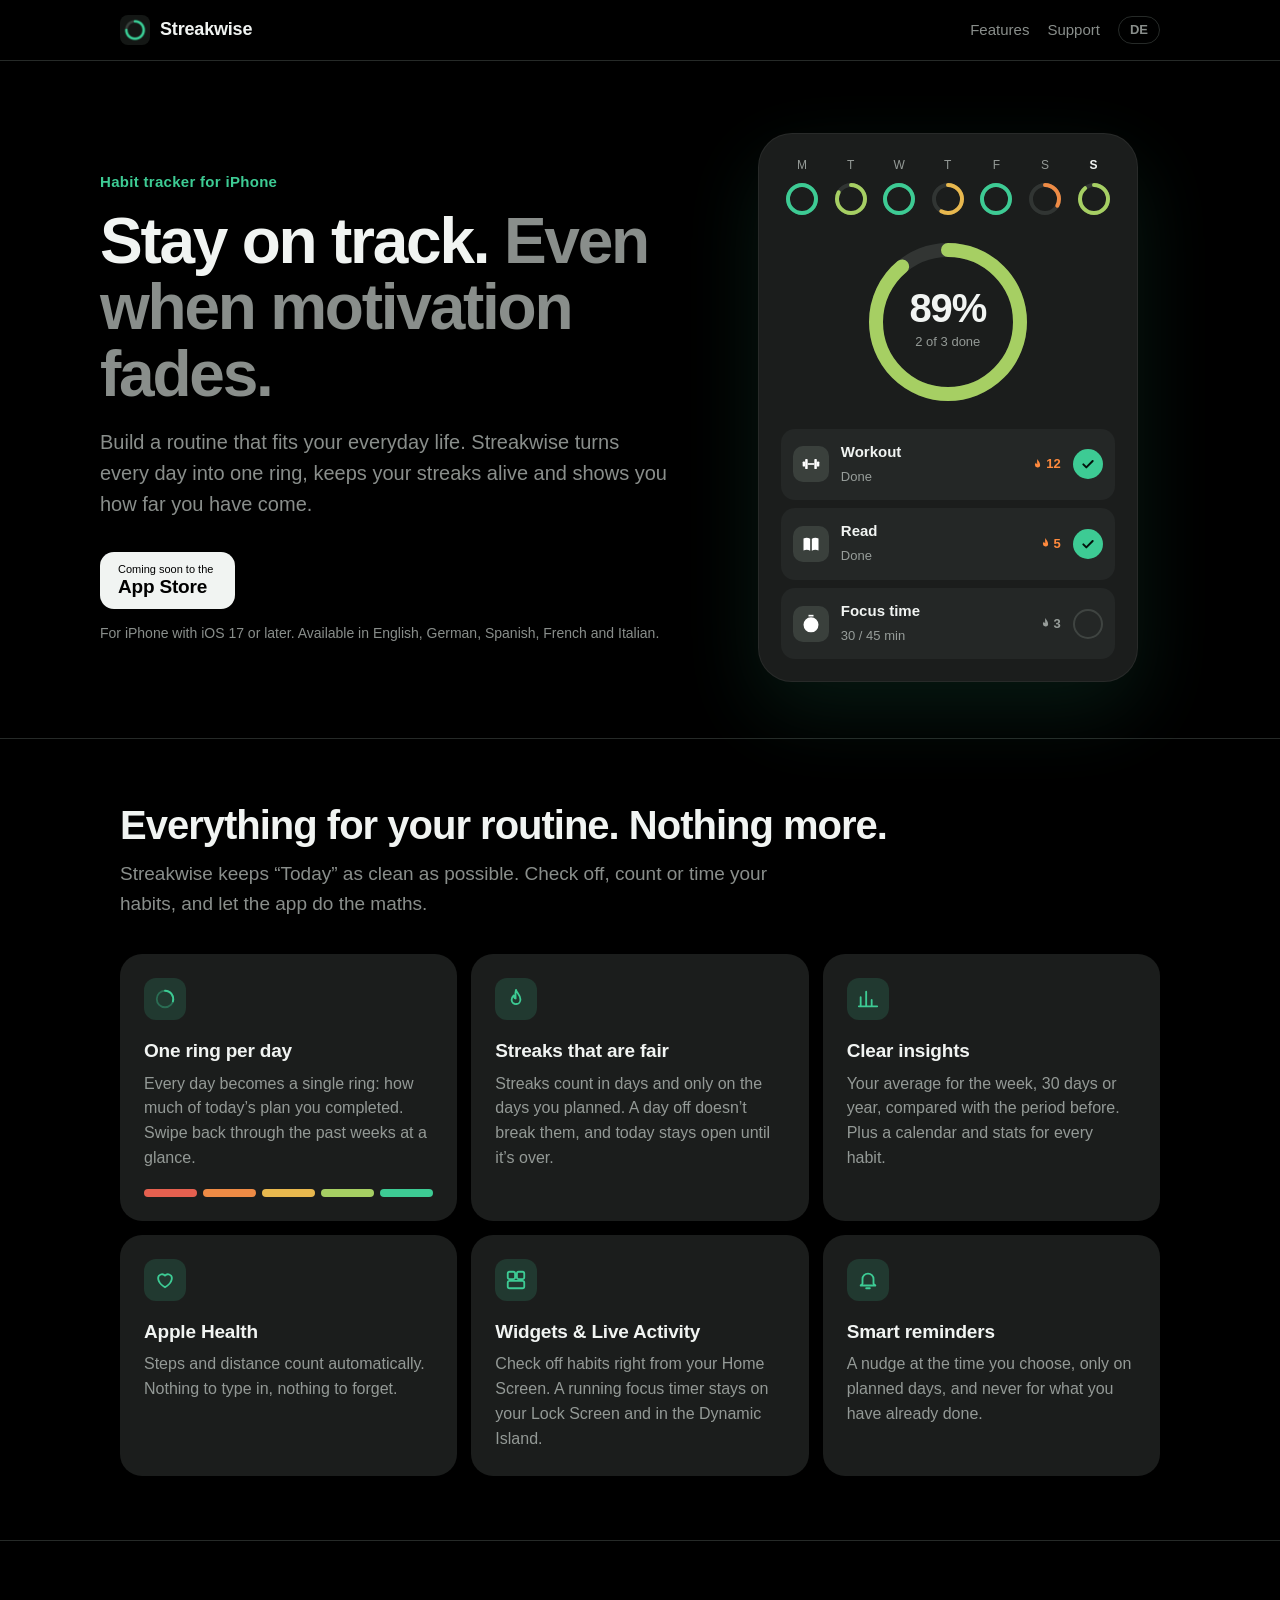
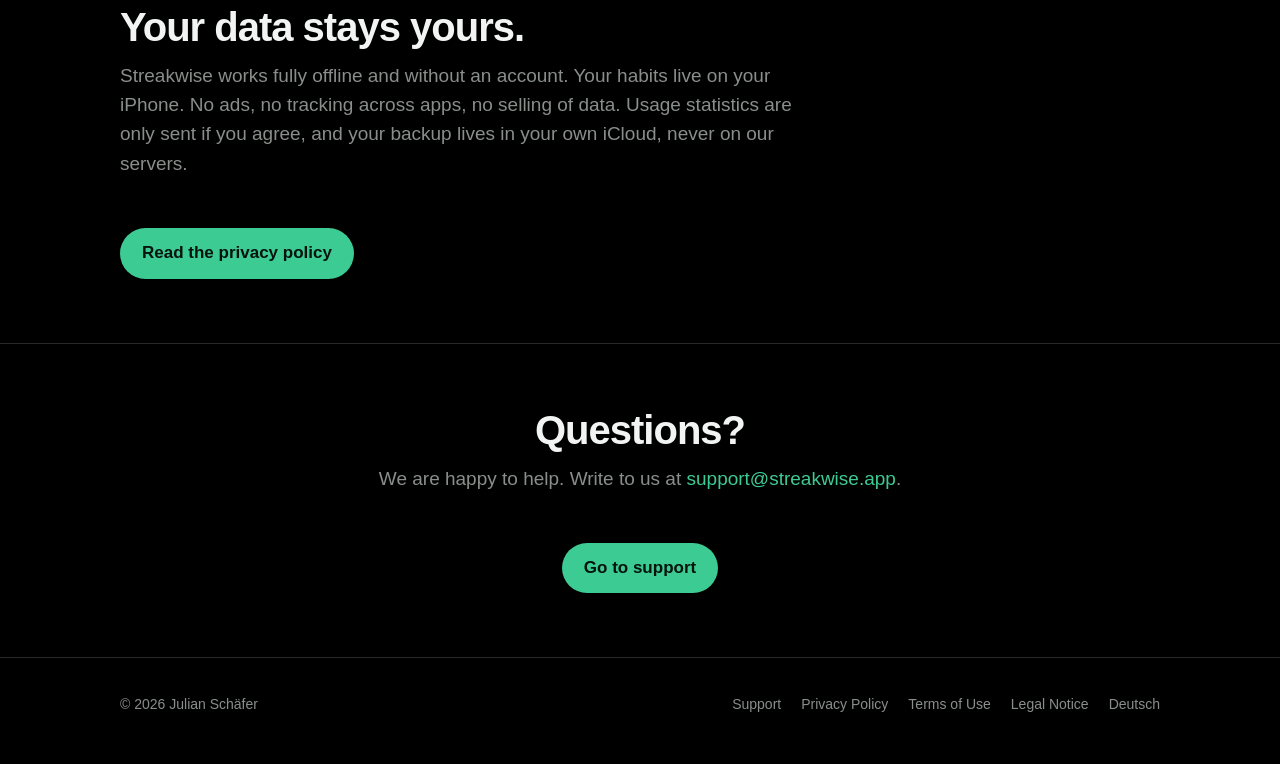
<file: index.html>
<!doctype html>
<html lang="en">
<head>
  <meta charset="utf-8">
  <meta name="viewport" content="width=device-width, initial-scale=1">
  <title>Streakwise – Habit tracker for iPhone</title>
  <meta name="description" content="Streakwise is a habit tracker for iPhone. Daily rings, streaks, Apple Health and widgets help you stay on track, even when motivation fades.">
  <meta name="theme-color" content="#000000">
  <link rel="canonical" href="https://streakwise.app/">
  <link rel="alternate" hreflang="en" href="https://streakwise.app/">
  <link rel="alternate" hreflang="de" href="https://streakwise.app/de/">
  <link rel="alternate" hreflang="x-default" href="https://streakwise.app/">
  <meta property="og:type" content="website">
  <meta property="og:title" content="Streakwise – Habit tracker for iPhone">
  <meta property="og:description" content="Stay on track. Even when motivation fades.">
  <meta property="og:url" content="https://streakwise.app/">
  <meta property="og:image" content="https://streakwise.app/assets/app-icon.png">
  <link rel="icon" type="image/png" href="/favicon.png">
  <link rel="apple-touch-icon" href="/apple-touch-icon.png">
  <link rel="stylesheet" href="/assets/style.css">
  <!-- Sobald die App live ist: <meta name="apple-itunes-app" content="app-id=APP_ID"> -->
</head>
<body>
  <header class="site-header">
    <div class="wrap">
      <a class="brand" href="/"><img src="/assets/app-icon.png" alt="" width="30" height="30">Streakwise</a>
      <nav class="nav" aria-label="Main">
        <a class="hide-sm" href="#features">Features</a>
        <a href="/support/">Support</a>
        <a class="lang" href="/de/" hreflang="de" lang="de">DE</a>
      </nav>
    </div>
  </header>

  <main>
    <div class="wrap hero">
      <div>
        <p class="eyebrow">Habit tracker for iPhone</p>
        <h1>Stay on track. <span>Even when motivation fades.</span></h1>
        <p class="lead">Build a routine that fits your everyday life. Streakwise turns every day into one ring, keeps your streaks alive and shows you how far you have come.</p>
        <span class="store-badge" aria-disabled="true">
          <span><small>Coming soon to the</small><strong>App Store</strong></span>
        </span>
        <p class="hint">For iPhone with iOS 17 or later. Available in English, German, Spanish, French and Italian.</p>
      </div>

      <div class="preview" role="img" aria-label="Preview of the Today screen: a daily ring at 89 percent, two of three habits done">
        <div class="week" aria-hidden="true">
          <div><span>M</span><svg viewBox="0 0 36 36"><circle cx="18" cy="18" r="14" fill="none" stroke="var(--empty)" stroke-width="4"/><circle cx="18" cy="18" r="14" fill="none" stroke="var(--p4)" stroke-width="4" stroke-linecap="round" pathLength="100" stroke-dasharray="100 100" transform="rotate(-90 18 18)"/></svg></div>
          <div><span>T</span><svg viewBox="0 0 36 36"><circle cx="18" cy="18" r="14" fill="none" stroke="var(--empty)" stroke-width="4"/><circle cx="18" cy="18" r="14" fill="none" stroke="var(--p3)" stroke-width="4" stroke-linecap="round" pathLength="100" stroke-dasharray="83 100" transform="rotate(-90 18 18)"/></svg></div>
          <div><span>W</span><svg viewBox="0 0 36 36"><circle cx="18" cy="18" r="14" fill="none" stroke="var(--empty)" stroke-width="4"/><circle cx="18" cy="18" r="14" fill="none" stroke="var(--p4)" stroke-width="4" stroke-linecap="round" pathLength="100" stroke-dasharray="100 100" transform="rotate(-90 18 18)"/></svg></div>
          <div><span>T</span><svg viewBox="0 0 36 36"><circle cx="18" cy="18" r="14" fill="none" stroke="var(--empty)" stroke-width="4"/><circle cx="18" cy="18" r="14" fill="none" stroke="var(--p2)" stroke-width="4" stroke-linecap="round" pathLength="100" stroke-dasharray="58 100" transform="rotate(-90 18 18)"/></svg></div>
          <div><span>F</span><svg viewBox="0 0 36 36"><circle cx="18" cy="18" r="14" fill="none" stroke="var(--empty)" stroke-width="4"/><circle cx="18" cy="18" r="14" fill="none" stroke="var(--p4)" stroke-width="4" stroke-linecap="round" pathLength="100" stroke-dasharray="100 100" transform="rotate(-90 18 18)"/></svg></div>
          <div><span>S</span><svg viewBox="0 0 36 36"><circle cx="18" cy="18" r="14" fill="none" stroke="var(--empty)" stroke-width="4"/><circle cx="18" cy="18" r="14" fill="none" stroke="var(--p1)" stroke-width="4" stroke-linecap="round" pathLength="100" stroke-dasharray="33 100" transform="rotate(-90 18 18)"/></svg></div>
          <div class="today"><span>S</span><svg viewBox="0 0 36 36"><circle cx="18" cy="18" r="14" fill="none" stroke="var(--empty)" stroke-width="4"/><circle cx="18" cy="18" r="14" fill="none" stroke="var(--p3)" stroke-width="4" stroke-linecap="round" pathLength="100" stroke-dasharray="89 100" transform="rotate(-90 18 18)"/></svg></div>
        </div>

        <div class="day-ring" aria-hidden="true">
          <svg viewBox="0 0 170 170"><circle cx="85" cy="85" r="72" fill="none" stroke="var(--empty)" stroke-width="14"/><circle cx="85" cy="85" r="72" fill="none" stroke="var(--p3)" stroke-width="14" stroke-linecap="round" pathLength="100" stroke-dasharray="89 100" transform="rotate(-90 85 85)"/></svg>
          <div class="value"><strong>89%</strong><span>2 of 3 done</span></div>
        </div>

        <div class="habit" aria-hidden="true">
          <div class="tile"><svg viewBox="0 0 24 24"><rect x="2" y="9" width="3" height="6" rx="1"/><rect x="5" y="6" width="3" height="12" rx="1"/><rect x="8" y="11" width="8" height="2"/><rect x="16" y="6" width="3" height="12" rx="1"/><rect x="19" y="9" width="3" height="6" rx="1"/></svg></div>
          <div class="text"><strong>Workout</strong><span>Done</span></div>
          <span class="flame"><svg viewBox="0 0 24 24"><path d="M12 2c.6 3.2 4.8 5.6 4.8 10.4A4.8 4.8 0 0 1 7.2 13c0-2.1 1-3.7 2.3-4.9.1 1.8.9 3 2.1 3.3C11.3 8.2 10.9 5 12 2z"/></svg>12</span>
          <span class="check done"><svg viewBox="0 0 24 24" fill="none" stroke-width="3" stroke-linecap="round" stroke-linejoin="round"><path d="M5 12.5l4.5 4.5L19 7.5"/></svg></span>
        </div>
        <div class="habit" aria-hidden="true">
          <div class="tile"><svg viewBox="0 0 24 24"><path d="M3 5.5C5.5 4.3 8.5 4.3 11 5.8V20c-2.5-1.4-5.5-1.4-8-.2zM13 5.8c2.5-1.5 5.5-1.5 8-.3V19.8c-2.5-1.2-5.5-1.2-8 .2z"/></svg></div>
          <div class="text"><strong>Read</strong><span>Done</span></div>
          <span class="flame"><svg viewBox="0 0 24 24"><path d="M12 2c.6 3.2 4.8 5.6 4.8 10.4A4.8 4.8 0 0 1 7.2 13c0-2.1 1-3.7 2.3-4.9.1 1.8.9 3 2.1 3.3C11.3 8.2 10.9 5 12 2z"/></svg>5</span>
          <span class="check done"><svg viewBox="0 0 24 24" fill="none" stroke-width="3" stroke-linecap="round" stroke-linejoin="round"><path d="M5 12.5l4.5 4.5L19 7.5"/></svg></span>
        </div>
        <div class="habit" aria-hidden="true">
          <div class="tile"><svg viewBox="0 0 24 24"><path d="M9 1h6v2H9z"/><path d="M12 4a9 9 0 1 0 0 18 9 9 0 0 0 0-18zm1 9.4V8h-2v6.2l3.8 2.3 1-1.7z"/></svg></div>
          <div class="text"><strong>Focus time</strong><span>30 / 45 min</span></div>
          <span class="flame open"><svg viewBox="0 0 24 24"><path d="M12 2c.6 3.2 4.8 5.6 4.8 10.4A4.8 4.8 0 0 1 7.2 13c0-2.1 1-3.7 2.3-4.9.1 1.8.9 3 2.1 3.3C11.3 8.2 10.9 5 12 2z"/></svg>3</span>
          <span class="check todo"></span>
        </div>
      </div>
    </div>

    <section class="section" id="features">
      <div class="wrap">
        <h2>Everything for your routine. Nothing more.</h2>
        <p>Streakwise keeps “Today” as clean as possible. Check off, count or time your habits, and let the app do the maths.</p>
        <div class="grid">
          <article class="feature">
            <div class="icon"><svg viewBox="0 0 24 24"><circle cx="12" cy="12" r="9" opacity=".35"/><path d="M12 3a9 9 0 0 1 8.6 11.7"/></svg></div>
            <h3>One ring per day</h3>
            <p>Every day becomes a single ring: how much of today’s plan you completed. Swipe back through the past weeks at a glance.</p>
            <div class="stages" aria-hidden="true"><i style="background:var(--p0)"></i><i style="background:var(--p1)"></i><i style="background:var(--p2)"></i><i style="background:var(--p3)"></i><i style="background:var(--p4)"></i></div>
          </article>
          <article class="feature">
            <div class="icon"><svg viewBox="0 0 24 24"><path d="M12 2c.6 3.2 4.8 5.6 4.8 10.4A4.8 4.8 0 0 1 7.2 13c0-2.1 1-3.7 2.3-4.9.1 1.8.9 3 2.1 3.3C11.3 8.2 10.9 5 12 2z"/></svg></div>
            <h3>Streaks that are fair</h3>
            <p>Streaks count in days and only on the days you planned. A day off doesn’t break them, and today stays open until it’s over.</p>
          </article>
          <article class="feature">
            <div class="icon"><svg viewBox="0 0 24 24"><path d="M4 20V10M10 20V4M16 20v-7M22 20H2"/></svg></div>
            <h3>Clear insights</h3>
            <p>Your average for the week, 30 days or year, compared with the period before. Plus a calendar and stats for every habit.</p>
          </article>
          <article class="feature">
            <div class="icon"><svg viewBox="0 0 24 24"><path d="M12 20s-7.5-4.4-7.5-10.2A4.3 4.3 0 0 1 12 7.2a4.3 4.3 0 0 1 7.5 2.6C19.5 15.6 12 20 12 20z"/></svg></div>
            <h3>Apple Health</h3>
            <p>Steps and distance count automatically. Nothing to type in, nothing to forget.</p>
          </article>
          <article class="feature">
            <div class="icon"><svg viewBox="0 0 24 24"><rect x="3" y="3" width="8" height="8" rx="2"/><rect x="13" y="3" width="8" height="8" rx="2"/><rect x="3" y="13" width="18" height="8" rx="2"/></svg></div>
            <h3>Widgets &amp; Live Activity</h3>
            <p>Check off habits right from your Home Screen. A running focus timer stays on your Lock Screen and in the Dynamic Island.</p>
          </article>
          <article class="feature">
            <div class="icon"><svg viewBox="0 0 24 24"><path d="M6 16V11a6 6 0 0 1 12 0v5l2 2H4zM10 21h4"/></svg></div>
            <h3>Smart reminders</h3>
            <p>A nudge at the time you choose, only on planned days, and never for what you have already done.</p>
          </article>
        </div>
      </div>
    </section>

    <section class="section" id="privacy">
      <div class="wrap">
        <h2>Your data stays yours.</h2>
        <p>Streakwise works fully offline and without an account. Your habits live on your iPhone. No ads, no tracking across apps, no selling of data. Usage statistics are only sent if you agree, and your backup lives in your own iCloud, never on our servers.</p>
        <a class="button" href="/privacy/">Read the privacy policy</a>
      </div>
    </section>

    <section class="section cta">
      <div class="wrap">
        <h2>Questions?</h2>
        <p>We are happy to help. Write to us at <a href="mailto:support@streakwise.app">support@streakwise.app</a>.</p>
        <a class="button" href="/support/">Go to support</a>
      </div>
    </section>
  </main>

  <footer class="site-footer">
    <div class="wrap">
      <span>© 2026 Julian Schäfer</span>
      <nav aria-label="Legal">
        <a href="/support/">Support</a>
        <a href="/privacy/">Privacy Policy</a>
        <a href="/terms/">Terms of Use</a>
        <a href="/imprint/">Legal Notice</a>
        <a href="/de/" hreflang="de" lang="de">Deutsch</a>
      </nav>
    </div>
  </footer>
</body>
</html>
</file>
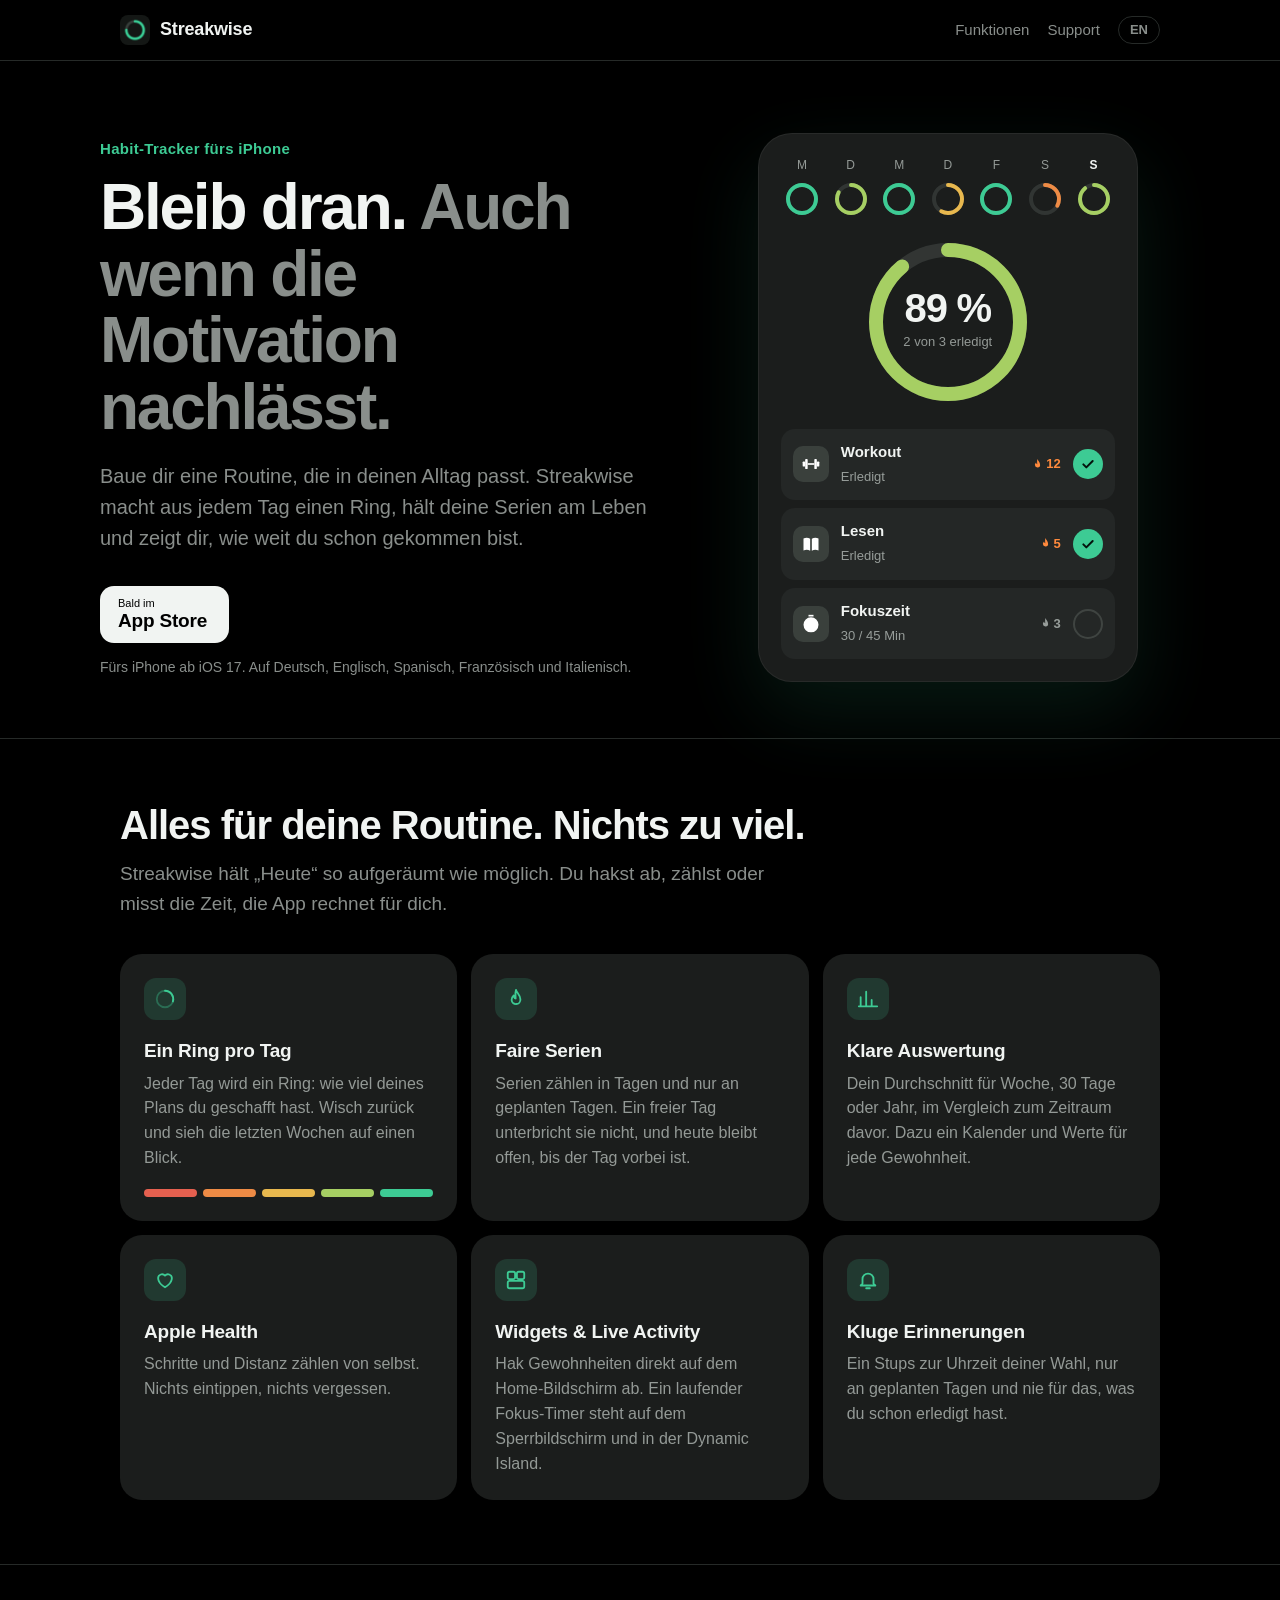
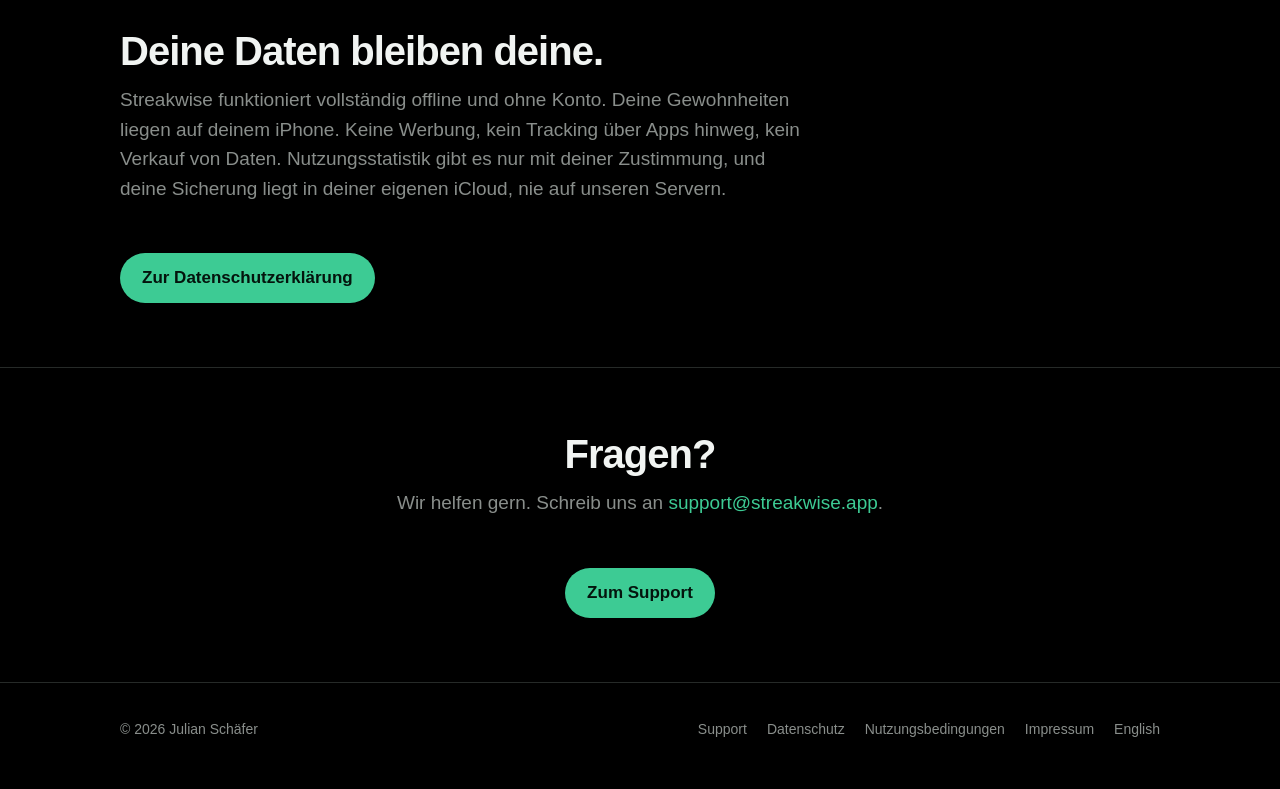
<file: de/index.html>
<!doctype html>
<html lang="de">
<head>
  <meta charset="utf-8">
  <meta name="viewport" content="width=device-width, initial-scale=1">
  <title>Streakwise – Habit-Tracker fürs iPhone</title>
  <meta name="description" content="Streakwise ist ein Habit-Tracker fürs iPhone. Tagesringe, Serien, Apple Health und Widgets helfen dir dranzubleiben, auch wenn die Motivation nachlässt.">
  <meta name="theme-color" content="#000000">
  <link rel="canonical" href="https://streakwise.app/de/">
  <link rel="alternate" hreflang="en" href="https://streakwise.app/">
  <link rel="alternate" hreflang="de" href="https://streakwise.app/de/">
  <link rel="alternate" hreflang="x-default" href="https://streakwise.app/">
  <meta property="og:type" content="website">
  <meta property="og:title" content="Streakwise – Habit-Tracker fürs iPhone">
  <meta property="og:description" content="Bleib dran. Auch wenn die Motivation nachlässt.">
  <meta property="og:url" content="https://streakwise.app/de/">
  <meta property="og:image" content="https://streakwise.app/assets/app-icon.png">
  <link rel="icon" type="image/png" href="/favicon.png">
  <link rel="apple-touch-icon" href="/apple-touch-icon.png">
  <link rel="stylesheet" href="/assets/style.css">
  <!-- Sobald die App live ist: <meta name="apple-itunes-app" content="app-id=APP_ID"> -->
</head>
<body>
  <header class="site-header">
    <div class="wrap">
      <a class="brand" href="/de/"><img src="/assets/app-icon.png" alt="" width="30" height="30">Streakwise</a>
      <nav class="nav" aria-label="Hauptmenü">
        <a class="hide-sm" href="#funktionen">Funktionen</a>
        <a href="/de/support/">Support</a>
        <a class="lang" href="/" hreflang="en" lang="en">EN</a>
      </nav>
    </div>
  </header>

  <main>
    <div class="wrap hero">
      <div>
        <p class="eyebrow">Habit-Tracker fürs iPhone</p>
        <h1>Bleib dran. <span>Auch wenn die Motivation nachlässt.</span></h1>
        <p class="lead">Baue dir eine Routine, die in deinen Alltag passt. Streakwise macht aus jedem Tag einen Ring, hält deine Serien am Leben und zeigt dir, wie weit du schon gekommen bist.</p>
        <span class="store-badge" aria-disabled="true">
          <span><small>Bald im</small><strong>App Store</strong></span>
        </span>
        <p class="hint">Fürs iPhone ab iOS 17. Auf Deutsch, Englisch, Spanisch, Französisch und Italienisch.</p>
      </div>

      <div class="preview" role="img" aria-label="Vorschau von „Heute“: Tagesring bei 89 Prozent, zwei von drei Gewohnheiten erledigt">
        <div class="week" aria-hidden="true">
          <div><span>M</span><svg viewBox="0 0 36 36"><circle cx="18" cy="18" r="14" fill="none" stroke="var(--empty)" stroke-width="4"/><circle cx="18" cy="18" r="14" fill="none" stroke="var(--p4)" stroke-width="4" stroke-linecap="round" pathLength="100" stroke-dasharray="100 100" transform="rotate(-90 18 18)"/></svg></div>
          <div><span>D</span><svg viewBox="0 0 36 36"><circle cx="18" cy="18" r="14" fill="none" stroke="var(--empty)" stroke-width="4"/><circle cx="18" cy="18" r="14" fill="none" stroke="var(--p3)" stroke-width="4" stroke-linecap="round" pathLength="100" stroke-dasharray="83 100" transform="rotate(-90 18 18)"/></svg></div>
          <div><span>M</span><svg viewBox="0 0 36 36"><circle cx="18" cy="18" r="14" fill="none" stroke="var(--empty)" stroke-width="4"/><circle cx="18" cy="18" r="14" fill="none" stroke="var(--p4)" stroke-width="4" stroke-linecap="round" pathLength="100" stroke-dasharray="100 100" transform="rotate(-90 18 18)"/></svg></div>
          <div><span>D</span><svg viewBox="0 0 36 36"><circle cx="18" cy="18" r="14" fill="none" stroke="var(--empty)" stroke-width="4"/><circle cx="18" cy="18" r="14" fill="none" stroke="var(--p2)" stroke-width="4" stroke-linecap="round" pathLength="100" stroke-dasharray="58 100" transform="rotate(-90 18 18)"/></svg></div>
          <div><span>F</span><svg viewBox="0 0 36 36"><circle cx="18" cy="18" r="14" fill="none" stroke="var(--empty)" stroke-width="4"/><circle cx="18" cy="18" r="14" fill="none" stroke="var(--p4)" stroke-width="4" stroke-linecap="round" pathLength="100" stroke-dasharray="100 100" transform="rotate(-90 18 18)"/></svg></div>
          <div><span>S</span><svg viewBox="0 0 36 36"><circle cx="18" cy="18" r="14" fill="none" stroke="var(--empty)" stroke-width="4"/><circle cx="18" cy="18" r="14" fill="none" stroke="var(--p1)" stroke-width="4" stroke-linecap="round" pathLength="100" stroke-dasharray="33 100" transform="rotate(-90 18 18)"/></svg></div>
          <div class="today"><span>S</span><svg viewBox="0 0 36 36"><circle cx="18" cy="18" r="14" fill="none" stroke="var(--empty)" stroke-width="4"/><circle cx="18" cy="18" r="14" fill="none" stroke="var(--p3)" stroke-width="4" stroke-linecap="round" pathLength="100" stroke-dasharray="89 100" transform="rotate(-90 18 18)"/></svg></div>
        </div>

        <div class="day-ring" aria-hidden="true">
          <svg viewBox="0 0 170 170"><circle cx="85" cy="85" r="72" fill="none" stroke="var(--empty)" stroke-width="14"/><circle cx="85" cy="85" r="72" fill="none" stroke="var(--p3)" stroke-width="14" stroke-linecap="round" pathLength="100" stroke-dasharray="89 100" transform="rotate(-90 85 85)"/></svg>
          <div class="value"><strong>89 %</strong><span>2 von 3 erledigt</span></div>
        </div>

        <div class="habit" aria-hidden="true">
          <div class="tile"><svg viewBox="0 0 24 24"><rect x="2" y="9" width="3" height="6" rx="1"/><rect x="5" y="6" width="3" height="12" rx="1"/><rect x="8" y="11" width="8" height="2"/><rect x="16" y="6" width="3" height="12" rx="1"/><rect x="19" y="9" width="3" height="6" rx="1"/></svg></div>
          <div class="text"><strong>Workout</strong><span>Erledigt</span></div>
          <span class="flame"><svg viewBox="0 0 24 24"><path d="M12 2c.6 3.2 4.8 5.6 4.8 10.4A4.8 4.8 0 0 1 7.2 13c0-2.1 1-3.7 2.3-4.9.1 1.8.9 3 2.1 3.3C11.3 8.2 10.9 5 12 2z"/></svg>12</span>
          <span class="check done"><svg viewBox="0 0 24 24" fill="none" stroke-width="3" stroke-linecap="round" stroke-linejoin="round"><path d="M5 12.5l4.5 4.5L19 7.5"/></svg></span>
        </div>
        <div class="habit" aria-hidden="true">
          <div class="tile"><svg viewBox="0 0 24 24"><path d="M3 5.5C5.5 4.3 8.5 4.3 11 5.8V20c-2.5-1.4-5.5-1.4-8-.2zM13 5.8c2.5-1.5 5.5-1.5 8-.3V19.8c-2.5-1.2-5.5-1.2-8 .2z"/></svg></div>
          <div class="text"><strong>Lesen</strong><span>Erledigt</span></div>
          <span class="flame"><svg viewBox="0 0 24 24"><path d="M12 2c.6 3.2 4.8 5.6 4.8 10.4A4.8 4.8 0 0 1 7.2 13c0-2.1 1-3.7 2.3-4.9.1 1.8.9 3 2.1 3.3C11.3 8.2 10.9 5 12 2z"/></svg>5</span>
          <span class="check done"><svg viewBox="0 0 24 24" fill="none" stroke-width="3" stroke-linecap="round" stroke-linejoin="round"><path d="M5 12.5l4.5 4.5L19 7.5"/></svg></span>
        </div>
        <div class="habit" aria-hidden="true">
          <div class="tile"><svg viewBox="0 0 24 24"><path d="M9 1h6v2H9z"/><path d="M12 4a9 9 0 1 0 0 18 9 9 0 0 0 0-18zm1 9.4V8h-2v6.2l3.8 2.3 1-1.7z"/></svg></div>
          <div class="text"><strong>Fokuszeit</strong><span>30 / 45 Min</span></div>
          <span class="flame open"><svg viewBox="0 0 24 24"><path d="M12 2c.6 3.2 4.8 5.6 4.8 10.4A4.8 4.8 0 0 1 7.2 13c0-2.1 1-3.7 2.3-4.9.1 1.8.9 3 2.1 3.3C11.3 8.2 10.9 5 12 2z"/></svg>3</span>
          <span class="check todo"></span>
        </div>
      </div>
    </div>

    <section class="section" id="funktionen">
      <div class="wrap">
        <h2>Alles für deine Routine. Nichts zu viel.</h2>
        <p>Streakwise hält „Heute“ so aufgeräumt wie möglich. Du hakst ab, zählst oder misst die Zeit, die App rechnet für dich.</p>
        <div class="grid">
          <article class="feature">
            <div class="icon"><svg viewBox="0 0 24 24"><circle cx="12" cy="12" r="9" opacity=".35"/><path d="M12 3a9 9 0 0 1 8.6 11.7"/></svg></div>
            <h3>Ein Ring pro Tag</h3>
            <p>Jeder Tag wird ein Ring: wie viel deines Plans du geschafft hast. Wisch zurück und sieh die letzten Wochen auf einen Blick.</p>
            <div class="stages" aria-hidden="true"><i style="background:var(--p0)"></i><i style="background:var(--p1)"></i><i style="background:var(--p2)"></i><i style="background:var(--p3)"></i><i style="background:var(--p4)"></i></div>
          </article>
          <article class="feature">
            <div class="icon"><svg viewBox="0 0 24 24"><path d="M12 2c.6 3.2 4.8 5.6 4.8 10.4A4.8 4.8 0 0 1 7.2 13c0-2.1 1-3.7 2.3-4.9.1 1.8.9 3 2.1 3.3C11.3 8.2 10.9 5 12 2z"/></svg></div>
            <h3>Faire Serien</h3>
            <p>Serien zählen in Tagen und nur an geplanten Tagen. Ein freier Tag unterbricht sie nicht, und heute bleibt offen, bis der Tag vorbei ist.</p>
          </article>
          <article class="feature">
            <div class="icon"><svg viewBox="0 0 24 24"><path d="M4 20V10M10 20V4M16 20v-7M22 20H2"/></svg></div>
            <h3>Klare Auswertung</h3>
            <p>Dein Durchschnitt für Woche, 30 Tage oder Jahr, im Vergleich zum Zeitraum davor. Dazu ein Kalender und Werte für jede Gewohnheit.</p>
          </article>
          <article class="feature">
            <div class="icon"><svg viewBox="0 0 24 24"><path d="M12 20s-7.5-4.4-7.5-10.2A4.3 4.3 0 0 1 12 7.2a4.3 4.3 0 0 1 7.5 2.6C19.5 15.6 12 20 12 20z"/></svg></div>
            <h3>Apple Health</h3>
            <p>Schritte und Distanz zählen von selbst. Nichts eintippen, nichts vergessen.</p>
          </article>
          <article class="feature">
            <div class="icon"><svg viewBox="0 0 24 24"><rect x="3" y="3" width="8" height="8" rx="2"/><rect x="13" y="3" width="8" height="8" rx="2"/><rect x="3" y="13" width="18" height="8" rx="2"/></svg></div>
            <h3>Widgets &amp; Live Activity</h3>
            <p>Hak Gewohnheiten direkt auf dem Home-Bildschirm ab. Ein laufender Fokus-Timer steht auf dem Sperrbildschirm und in der Dynamic Island.</p>
          </article>
          <article class="feature">
            <div class="icon"><svg viewBox="0 0 24 24"><path d="M6 16V11a6 6 0 0 1 12 0v5l2 2H4zM10 21h4"/></svg></div>
            <h3>Kluge Erinnerungen</h3>
            <p>Ein Stups zur Uhrzeit deiner Wahl, nur an geplanten Tagen und nie für das, was du schon erledigt hast.</p>
          </article>
        </div>
      </div>
    </section>

    <section class="section" id="datenschutz">
      <div class="wrap">
        <h2>Deine Daten bleiben deine.</h2>
        <p>Streakwise funktioniert vollständig offline und ohne Konto. Deine Gewohnheiten liegen auf deinem iPhone. Keine Werbung, kein Tracking über Apps hinweg, kein Verkauf von Daten. Nutzungsstatistik gibt es nur mit deiner Zustimmung, und deine Sicherung liegt in deiner eigenen iCloud, nie auf unseren Servern.</p>
        <a class="button" href="/de/datenschutz/">Zur Datenschutzerklärung</a>
      </div>
    </section>

    <section class="section cta">
      <div class="wrap">
        <h2>Fragen?</h2>
        <p>Wir helfen gern. Schreib uns an <a href="mailto:support@streakwise.app">support@streakwise.app</a>.</p>
        <a class="button" href="/de/support/">Zum Support</a>
      </div>
    </section>
  </main>

  <footer class="site-footer">
    <div class="wrap">
      <span>© 2026 Julian Schäfer</span>
      <nav aria-label="Rechtliches">
        <a href="/de/support/">Support</a>
        <a href="/de/datenschutz/">Datenschutz</a>
        <a href="/de/nutzungsbedingungen/">Nutzungsbedingungen</a>
        <a href="/de/impressum/">Impressum</a>
        <a href="/" hreflang="en" lang="en">English</a>
      </nav>
    </div>
  </footer>
</body>
</html>
</file>
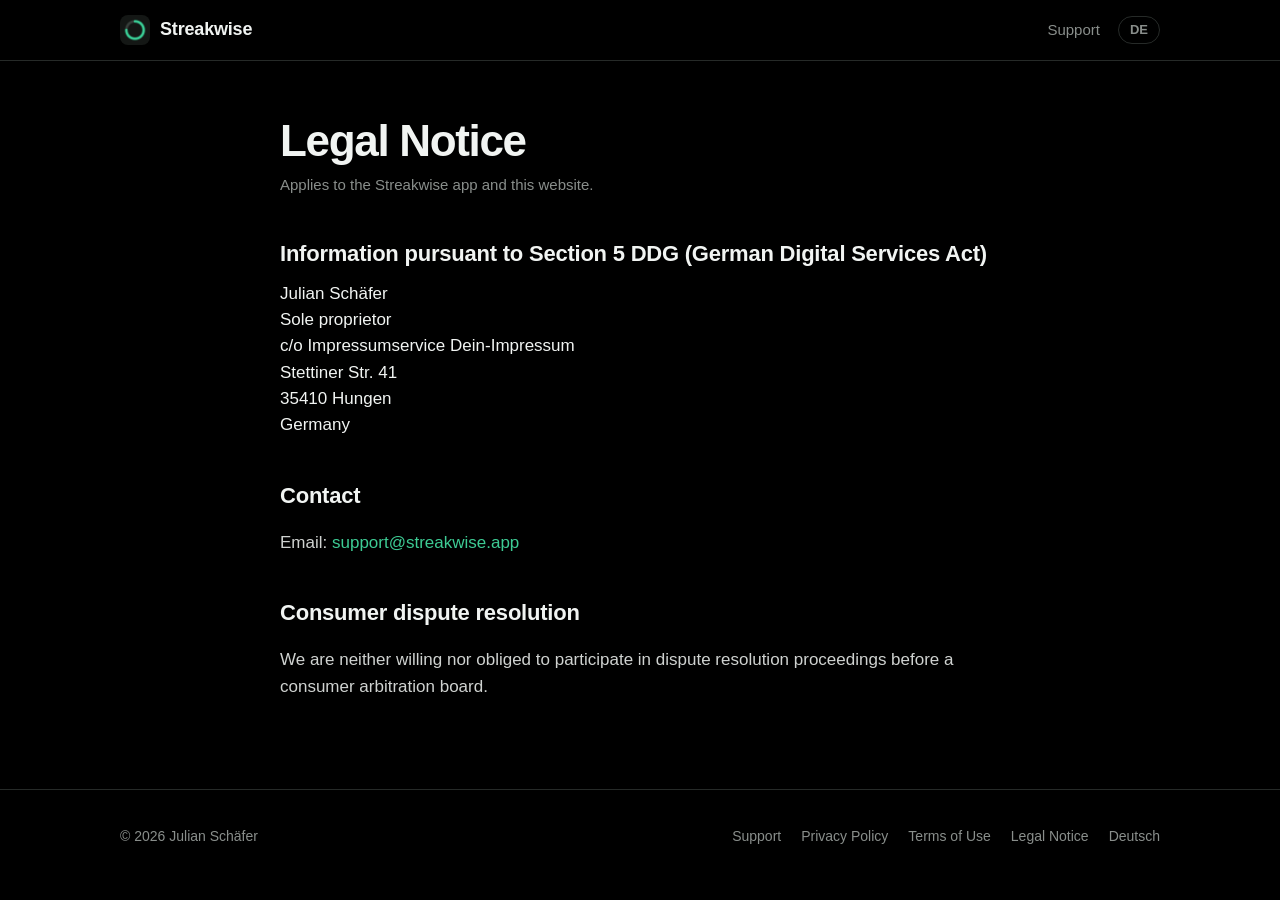
<file: imprint/index.html>
<!doctype html>
<html lang="en">
<head>
  <meta charset="utf-8">
  <meta name="viewport" content="width=device-width, initial-scale=1">
  <title>Legal Notice – Streakwise</title>
  <meta name="description" content="Legal notice (Impressum) of Streakwise.">
  <meta name="theme-color" content="#000000">
  <link rel="canonical" href="https://streakwise.app/imprint/">
  <link rel="alternate" hreflang="en" href="https://streakwise.app/imprint/">
  <link rel="alternate" hreflang="de" href="https://streakwise.app/de/impressum/">
  <link rel="alternate" hreflang="x-default" href="https://streakwise.app/imprint/">
  <link rel="icon" type="image/png" href="/favicon.png">
  <link rel="apple-touch-icon" href="/apple-touch-icon.png">
  <link rel="stylesheet" href="/assets/style.css">
</head>
<body>
  <header class="site-header">
    <div class="wrap">
      <a class="brand" href="/"><img src="/assets/app-icon.png" alt="" width="30" height="30">Streakwise</a>
      <nav class="nav" aria-label="Main">
        <a href="/support/">Support</a>
        <a class="lang" href="/de/impressum/" hreflang="de" lang="de">DE</a>
      </nav>
    </div>
  </header>

  <main class="page">
    <div class="wrap prose-wrap">
      <h1>Legal Notice</h1>
      <p class="meta">Applies to the Streakwise app and this website.</p>

      <h2>Information pursuant to Section 5 DDG (German Digital Services Act)</h2>
      <address>
        Julian Schäfer<br>
        Sole proprietor<br>
        c/o Impressumservice Dein-Impressum<br>
        Stettiner Str. 41<br>
        35410 Hungen<br>
        Germany
      </address>

      <h2>Contact</h2>
      <p>Email: <a href="mailto:support@streakwise.app">support@streakwise.app</a></p>

      <h2>Consumer dispute resolution</h2>
      <p>We are neither willing nor obliged to participate in dispute resolution proceedings before a consumer arbitration board.</p>
    </div>
  </main>

  <footer class="site-footer">
    <div class="wrap">
      <span>© 2026 Julian Schäfer</span>
      <nav aria-label="Legal">
        <a href="/support/">Support</a>
        <a href="/privacy/">Privacy Policy</a>
        <a href="/terms/">Terms of Use</a>
        <a href="/imprint/">Legal Notice</a>
        <a href="/de/impressum/" hreflang="de" lang="de">Deutsch</a>
      </nav>
    </div>
  </footer>
</body>
</html>
</file>
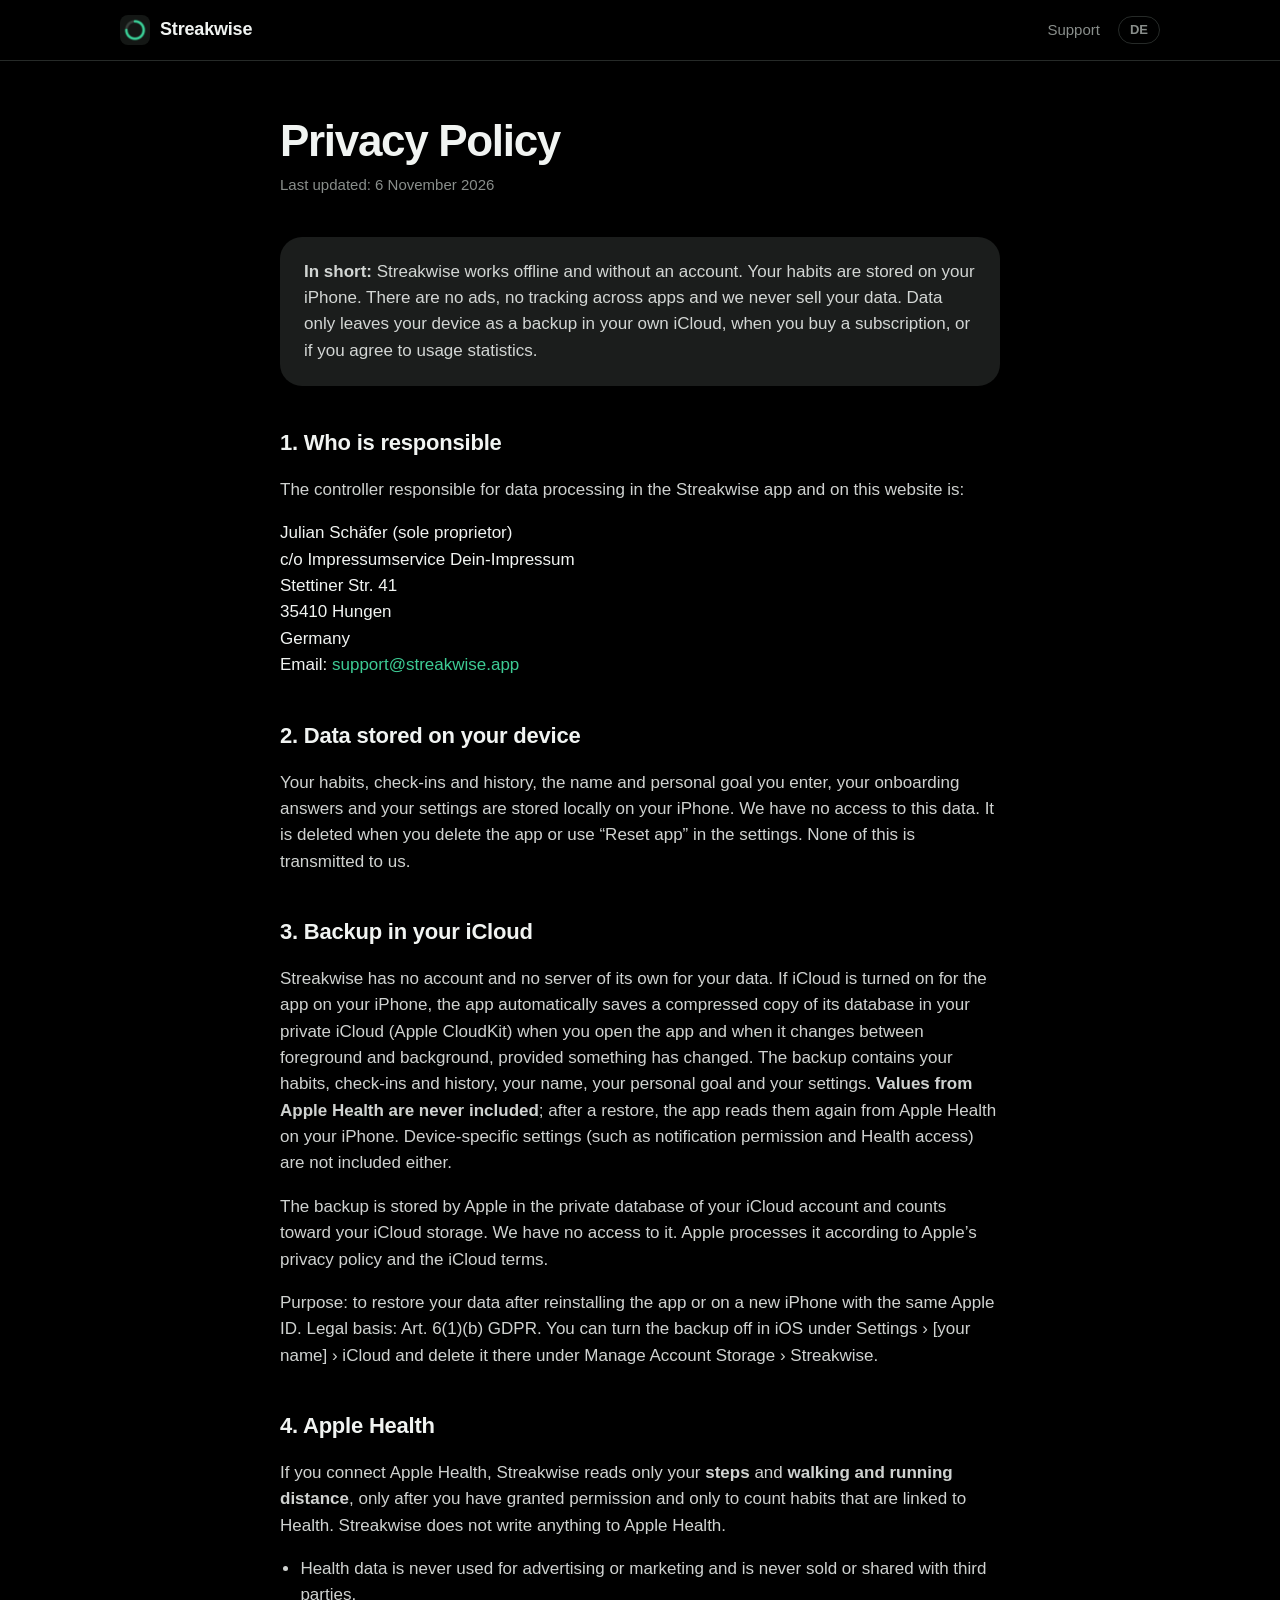
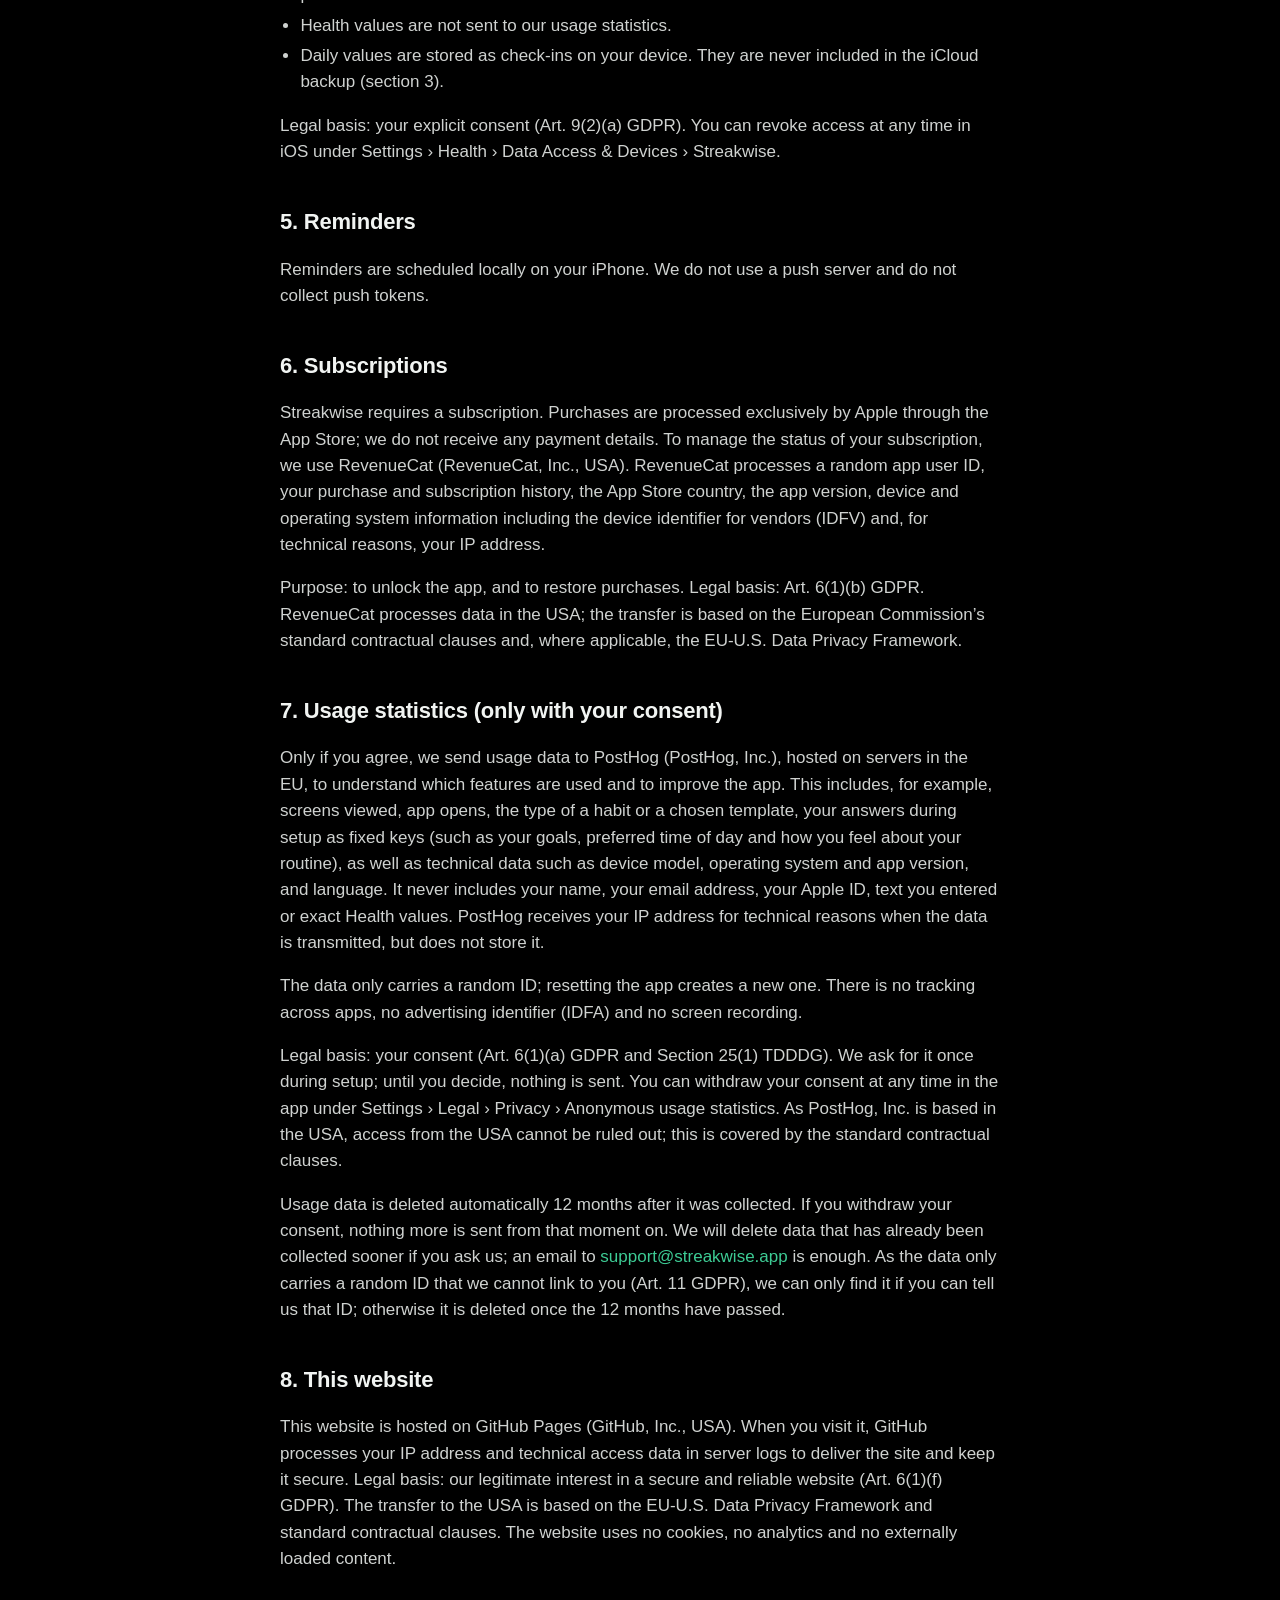
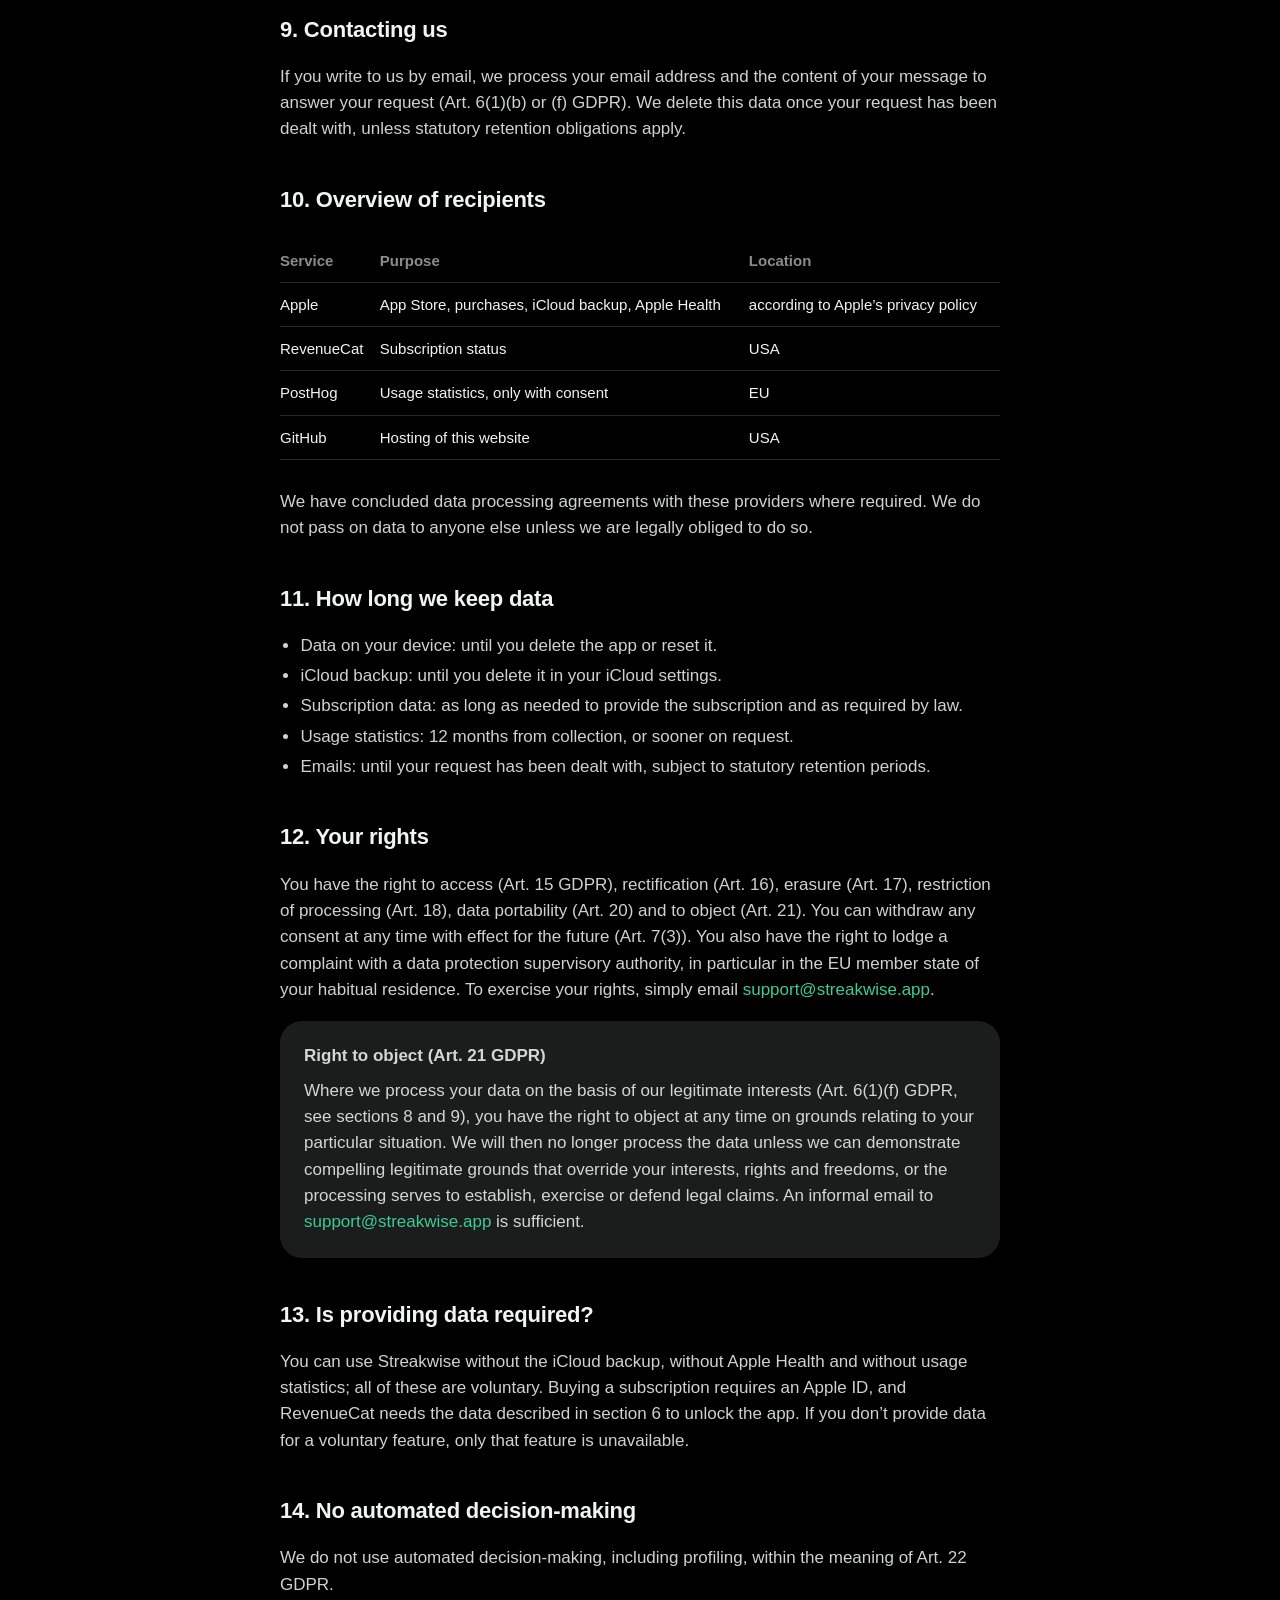
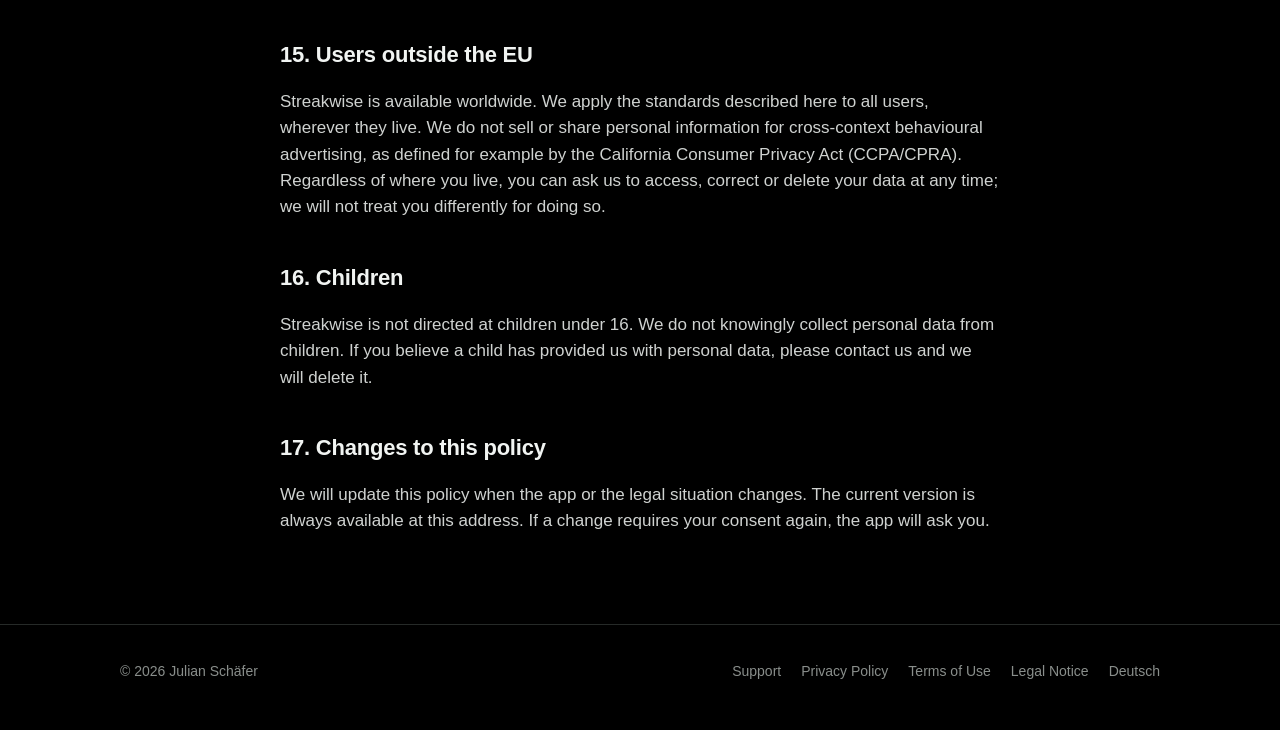
<file: privacy/index.html>
<!doctype html>
<html lang="en">
<head>
  <meta charset="utf-8">
  <meta name="viewport" content="width=device-width, initial-scale=1">
  <title>Privacy Policy – Streakwise</title>
  <meta name="description" content="How Streakwise handles your data: offline-first, no ads, no tracking across apps.">
  <meta name="theme-color" content="#000000">
  <link rel="canonical" href="https://streakwise.app/privacy/">
  <link rel="alternate" hreflang="en" href="https://streakwise.app/privacy/">
  <link rel="alternate" hreflang="de" href="https://streakwise.app/de/datenschutz/">
  <link rel="alternate" hreflang="x-default" href="https://streakwise.app/privacy/">
  <link rel="icon" type="image/png" href="/favicon.png">
  <link rel="apple-touch-icon" href="/apple-touch-icon.png">
  <link rel="stylesheet" href="/assets/style.css">
</head>
<body>
  <header class="site-header">
    <div class="wrap">
      <a class="brand" href="/"><img src="/assets/app-icon.png" alt="" width="30" height="30">Streakwise</a>
      <nav class="nav" aria-label="Main">
        <a href="/support/">Support</a>
        <a class="lang" href="/de/datenschutz/" hreflang="de" lang="de">DE</a>
      </nav>
    </div>
  </header>

  <main class="page">
    <div class="wrap prose-wrap">
      <h1>Privacy Policy</h1>
      <p class="meta">Last updated: 6 November 2026</p>

      <div class="card">
        <p><strong>In short:</strong> Streakwise works offline and without an account. Your habits are stored on your iPhone. There are no ads, no tracking across apps and we never sell your data. Data only leaves your device as a backup in your own iCloud, when you buy a subscription, or if you agree to usage statistics.</p>
      </div>

      <h2>1. Who is responsible</h2>
      <p>The controller responsible for data processing in the Streakwise app and on this website is:</p>
      <address>
        Julian Schäfer (sole proprietor)<br>
        c/o Impressumservice Dein-Impressum<br>
        Stettiner Str. 41<br>
        35410 Hungen<br>
        Germany<br>
        Email: <a href="mailto:support@streakwise.app">support@streakwise.app</a>
      </address>

      <h2>2. Data stored on your device</h2>
      <p>Your habits, check-ins and history, the name and personal goal you enter, your onboarding answers and your settings are stored locally on your iPhone. We have no access to this data. It is deleted when you delete the app or use “Reset app” in the settings. None of this is transmitted to us.</p>

      <h2>3. Backup in your iCloud</h2>
      <p>Streakwise has no account and no server of its own for your data. If iCloud is turned on for the app on your iPhone, the app automatically saves a compressed copy of its database in your private iCloud (Apple CloudKit) when you open the app and when it changes between foreground and background, provided something has changed. The backup contains your habits, check-ins and history, your name, your personal goal and your settings. <strong>Values from Apple Health are never included</strong>; after a restore, the app reads them again from Apple Health on your iPhone. Device-specific settings (such as notification permission and Health access) are not included either.</p>
      <p>The backup is stored by Apple in the private database of your iCloud account and counts toward your iCloud storage. We have no access to it. Apple processes it according to Apple’s privacy policy and the iCloud terms.</p>
      <p>Purpose: to restore your data after reinstalling the app or on a new iPhone with the same Apple ID. Legal basis: Art. 6(1)(b) GDPR. You can turn the backup off in iOS under Settings › [your name] › iCloud and delete it there under Manage Account Storage › Streakwise.</p>

      <h2>4. Apple Health</h2>
      <p>If you connect Apple Health, Streakwise reads only your <strong>steps</strong> and <strong>walking and running distance</strong>, only after you have granted permission and only to count habits that are linked to Health. Streakwise does not write anything to Apple Health.</p>
      <ul>
        <li>Health data is never used for advertising or marketing and is never sold or shared with third parties.</li>
        <li>Health values are not sent to our usage statistics.</li>
        <li>Daily values are stored as check-ins on your device. They are never included in the iCloud backup (section 3).</li>
      </ul>
      <p>Legal basis: your explicit consent (Art. 9(2)(a) GDPR). You can revoke access at any time in iOS under Settings › Health › Data Access &amp; Devices › Streakwise.</p>

      <h2>5. Reminders</h2>
      <p>Reminders are scheduled locally on your iPhone. We do not use a push server and do not collect push tokens.</p>

      <h2>6. Subscriptions</h2>
      <p>Streakwise requires a subscription. Purchases are processed exclusively by Apple through the App Store; we do not receive any payment details. To manage the status of your subscription, we use RevenueCat (RevenueCat, Inc., USA). RevenueCat processes a random app user ID, your purchase and subscription history, the App Store country, the app version, device and operating system information including the device identifier for vendors (IDFV) and, for technical reasons, your IP address.</p>
      <p>Purpose: to unlock the app, and to restore purchases. Legal basis: Art. 6(1)(b) GDPR. RevenueCat processes data in the USA; the transfer is based on the European Commission’s standard contractual clauses and, where applicable, the EU-U.S. Data Privacy Framework.</p>

      <h2>7. Usage statistics (only with your consent)</h2>
      <p>Only if you agree, we send usage data to PostHog (PostHog, Inc.), hosted on servers in the EU, to understand which features are used and to improve the app. This includes, for example, screens viewed, app opens, the type of a habit or a chosen template, your answers during setup as fixed keys (such as your goals, preferred time of day and how you feel about your routine), as well as technical data such as device model, operating system and app version, and language. It never includes your name, your email address, your Apple ID, text you entered or exact Health values. PostHog receives your IP address for technical reasons when the data is transmitted, but does not store it.</p>
      <p>The data only carries a random ID; resetting the app creates a new one. There is no tracking across apps, no advertising identifier (IDFA) and no screen recording.</p>
      <p>Legal basis: your consent (Art. 6(1)(a) GDPR and Section 25(1) TDDDG). We ask for it once during setup; until you decide, nothing is sent. You can withdraw your consent at any time in the app under Settings › Legal › Privacy › Anonymous usage statistics. As PostHog, Inc. is based in the USA, access from the USA cannot be ruled out; this is covered by the standard contractual clauses.</p>
      <p>Usage data is deleted automatically 12 months after it was collected. If you withdraw your consent, nothing more is sent from that moment on. We will delete data that has already been collected sooner if you ask us; an email to <a href="mailto:support@streakwise.app">support@streakwise.app</a> is enough. As the data only carries a random ID that we cannot link to you (Art. 11 GDPR), we can only find it if you can tell us that ID; otherwise it is deleted once the 12 months have passed.</p>

      <h2>8. This website</h2>
      <p>This website is hosted on GitHub Pages (GitHub, Inc., USA). When you visit it, GitHub processes your IP address and technical access data in server logs to deliver the site and keep it secure. Legal basis: our legitimate interest in a secure and reliable website (Art. 6(1)(f) GDPR). The transfer to the USA is based on the EU-U.S. Data Privacy Framework and standard contractual clauses. The website uses no cookies, no analytics and no externally loaded content.</p>

      <h2>9. Contacting us</h2>
      <p>If you write to us by email, we process your email address and the content of your message to answer your request (Art. 6(1)(b) or (f) GDPR). We delete this data once your request has been dealt with, unless statutory retention obligations apply.</p>

      <h2>10. Overview of recipients</h2>
      <div class="table-scroll">
        <table>
          <thead><tr><th>Service</th><th>Purpose</th><th>Location</th></tr></thead>
          <tbody>
            <tr><td>Apple</td><td>App Store, purchases, iCloud backup, Apple Health</td><td>according to Apple’s privacy policy</td></tr>
            <tr><td>RevenueCat</td><td>Subscription status</td><td>USA</td></tr>
            <tr><td>PostHog</td><td>Usage statistics, only with consent</td><td>EU</td></tr>
            <tr><td>GitHub</td><td>Hosting of this website</td><td>USA</td></tr>
          </tbody>
        </table>
      </div>
      <p>We have concluded data processing agreements with these providers where required. We do not pass on data to anyone else unless we are legally obliged to do so.</p>

      <h2>11. How long we keep data</h2>
      <ul>
        <li>Data on your device: until you delete the app or reset it.</li>
        <li>iCloud backup: until you delete it in your iCloud settings.</li>
        <li>Subscription data: as long as needed to provide the subscription and as required by law.</li>
        <li>Usage statistics: 12 months from collection, or sooner on request.</li>
        <li>Emails: until your request has been dealt with, subject to statutory retention periods.</li>
      </ul>

      <h2>12. Your rights</h2>
      <p>You have the right to access (Art. 15 GDPR), rectification (Art. 16), erasure (Art. 17), restriction of processing (Art. 18), data portability (Art. 20) and to object (Art. 21). You can withdraw any consent at any time with effect for the future (Art. 7(3)). You also have the right to lodge a complaint with a data protection supervisory authority, in particular in the EU member state of your habitual residence. To exercise your rights, simply email <a href="mailto:support@streakwise.app">support@streakwise.app</a>.</p>

      <div class="card">
        <p><strong>Right to object (Art. 21 GDPR)</strong></p>
        <p>Where we process your data on the basis of our legitimate interests (Art. 6(1)(f) GDPR, see sections 8 and 9), you have the right to object at any time on grounds relating to your particular situation. We will then no longer process the data unless we can demonstrate compelling legitimate grounds that override your interests, rights and freedoms, or the processing serves to establish, exercise or defend legal claims. An informal email to <a href="mailto:support@streakwise.app">support@streakwise.app</a> is sufficient.</p>
      </div>

      <h2>13. Is providing data required?</h2>
      <p>You can use Streakwise without the iCloud backup, without Apple Health and without usage statistics; all of these are voluntary. Buying a subscription requires an Apple ID, and RevenueCat needs the data described in section 6 to unlock the app. If you don’t provide data for a voluntary feature, only that feature is unavailable.</p>

      <h2>14. No automated decision-making</h2>
      <p>We do not use automated decision-making, including profiling, within the meaning of Art. 22 GDPR.</p>

      <h2>15. Users outside the EU</h2>
      <p>Streakwise is available worldwide. We apply the standards described here to all users, wherever they live. We do not sell or share personal information for cross-context behavioural advertising, as defined for example by the California Consumer Privacy Act (CCPA/CPRA). Regardless of where you live, you can ask us to access, correct or delete your data at any time; we will not treat you differently for doing so.</p>

      <h2>16. Children</h2>
      <p>Streakwise is not directed at children under 16. We do not knowingly collect personal data from children. If you believe a child has provided us with personal data, please contact us and we will delete it.</p>

      <h2>17. Changes to this policy</h2>
      <p>We will update this policy when the app or the legal situation changes. The current version is always available at this address. If a change requires your consent again, the app will ask you.</p>
    </div>
  </main>

  <footer class="site-footer">
    <div class="wrap">
      <span>© 2026 Julian Schäfer</span>
      <nav aria-label="Legal">
        <a href="/support/">Support</a>
        <a href="/privacy/">Privacy Policy</a>
        <a href="/terms/">Terms of Use</a>
        <a href="/imprint/">Legal Notice</a>
        <a href="/de/datenschutz/" hreflang="de" lang="de">Deutsch</a>
      </nav>
    </div>
  </footer>
</body>
</html>
</file>
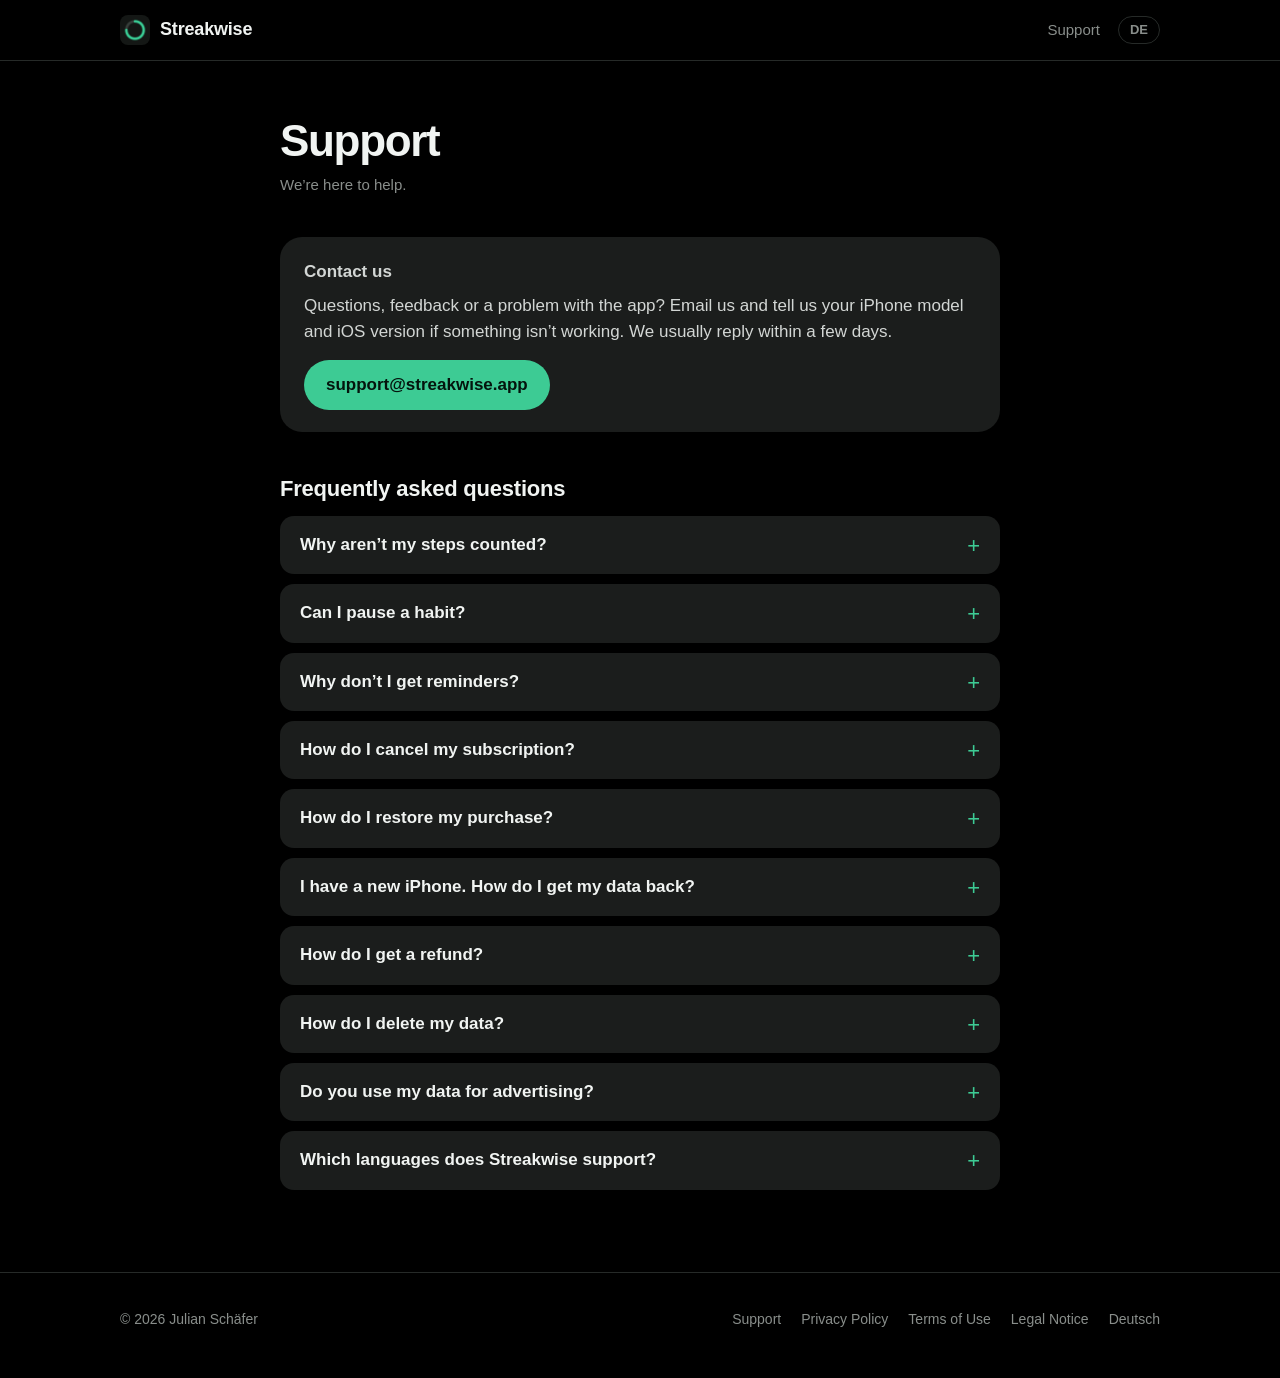
<file: support/index.html>
<!doctype html>
<html lang="en">
<head>
  <meta charset="utf-8">
  <meta name="viewport" content="width=device-width, initial-scale=1">
  <title>Support – Streakwise</title>
  <meta name="description" content="Help and frequently asked questions about Streakwise. Contact: support@streakwise.app">
  <meta name="theme-color" content="#000000">
  <link rel="canonical" href="https://streakwise.app/support/">
  <link rel="alternate" hreflang="en" href="https://streakwise.app/support/">
  <link rel="alternate" hreflang="de" href="https://streakwise.app/de/support/">
  <link rel="alternate" hreflang="x-default" href="https://streakwise.app/support/">
  <link rel="icon" type="image/png" href="/favicon.png">
  <link rel="apple-touch-icon" href="/apple-touch-icon.png">
  <link rel="stylesheet" href="/assets/style.css">
</head>
<body>
  <header class="site-header">
    <div class="wrap">
      <a class="brand" href="/"><img src="/assets/app-icon.png" alt="" width="30" height="30">Streakwise</a>
      <nav class="nav" aria-label="Main">
        <a href="/support/">Support</a>
        <a class="lang" href="/de/support/" hreflang="de" lang="de">DE</a>
      </nav>
    </div>
  </header>

  <main class="page">
    <div class="wrap prose-wrap">
      <h1>Support</h1>
      <p class="meta">We’re here to help.</p>

      <div class="card">
        <p><strong>Contact us</strong></p>
        <p>Questions, feedback or a problem with the app? Email us and tell us your iPhone model and iOS version if something isn’t working. We usually reply within a few days.</p>
        <a class="button" href="mailto:support@streakwise.app?subject=Streakwise%20Support">support@streakwise.app</a>
      </div>

      <h2>Frequently asked questions</h2>

      <details>
        <summary>Why aren’t my steps counted?</summary>
        <div>
          <p>Check Settings › Apple Health in the app and make sure steps and distance are allowed. Also check in iOS under Settings › Health › Data Access &amp; Devices › Streakwise that reading is turned on.</p>
        </div>
      </details>

      <details>
        <summary>Can I pause a habit?</summary>
        <div>
          <p>Set it to specific weekdays or delete it. Your history is kept: past days don’t change.</p>
        </div>
      </details>

      <details>
        <summary>Why don’t I get reminders?</summary>
        <div>
          <p>In the app, check Settings › Reminders › Allow reminders and the reminder time of each habit. Notifications must also be allowed for Streakwise in iOS under Settings › Notifications. You won’t be reminded of a habit you have already completed that day.</p>
        </div>
      </details>

      <details>
        <summary>How do I cancel my subscription?</summary>
        <div>
          <p>In the app, go to Settings › Manage subscription (opens your subscriptions in the App Store), or in iOS to Settings › your name › Subscriptions. Cancel at least 24 hours before the end of the current period. The subscription runs through your Apple ID, so we can’t cancel it for you.</p>
        </div>
      </details>

      <details>
        <summary>How do I restore my purchase?</summary>
        <div>
          <p>On the subscription screen, tap “Restore purchases”. Make sure you are signed in to the App Store with the same Apple ID you used to buy the subscription.</p>
        </div>
      </details>

      <details>
        <summary>I have a new iPhone. How do I get my data back?</summary>
        <div>
          <p>Your data is backed up automatically to your iCloud if iCloud is turned on for Streakwise (Settings › Backup). On your new iPhone, sign in with the same Apple ID and tap “I already have a backup” on the welcome screen. If you are already set up, go to Settings › Backup › Restore backup. Values from Apple Health are not part of the backup; the app reads them again from Apple Health.</p>
        </div>
      </details>

      <details>
        <summary>How do I get a refund?</summary>
        <div>
          <p>Purchases are made from Apple, so refunds are handled by Apple. You can request one at <a href="https://reportaproblem.apple.com" rel="noopener">reportaproblem.apple.com</a>.</p>
        </div>
      </details>

      <details>
        <summary>How do I delete my data?</summary>
        <div>
          <p>Streakwise has no account. Data on your iPhone is removed with Settings › Reset app or by deleting the app. The backup in your iCloud is deleted in iOS under Settings › [your name] › iCloud › Manage Account Storage › Streakwise. Deleting data does not cancel your subscription.</p>
        </div>
      </details>

      <details>
        <summary>Do you use my data for advertising?</summary>
        <div>
          <p>No. Streakwise shows no ads, doesn’t track you across apps and never sells your data. Details are in our <a href="/privacy/">Privacy Policy</a>.</p>
        </div>
      </details>

      <details>
        <summary>Which languages does Streakwise support?</summary>
        <div>
          <p>English, German, Spanish, French and Italian. The app follows your iPhone’s language; you can also change it in the app under Settings › General › Language.</p>
        </div>
      </details>
    </div>
  </main>

  <footer class="site-footer">
    <div class="wrap">
      <span>© 2026 Julian Schäfer</span>
      <nav aria-label="Legal">
        <a href="/support/">Support</a>
        <a href="/privacy/">Privacy Policy</a>
        <a href="/terms/">Terms of Use</a>
        <a href="/imprint/">Legal Notice</a>
        <a href="/de/support/" hreflang="de" lang="de">Deutsch</a>
      </nav>
    </div>
  </footer>
</body>
</html>
</file>
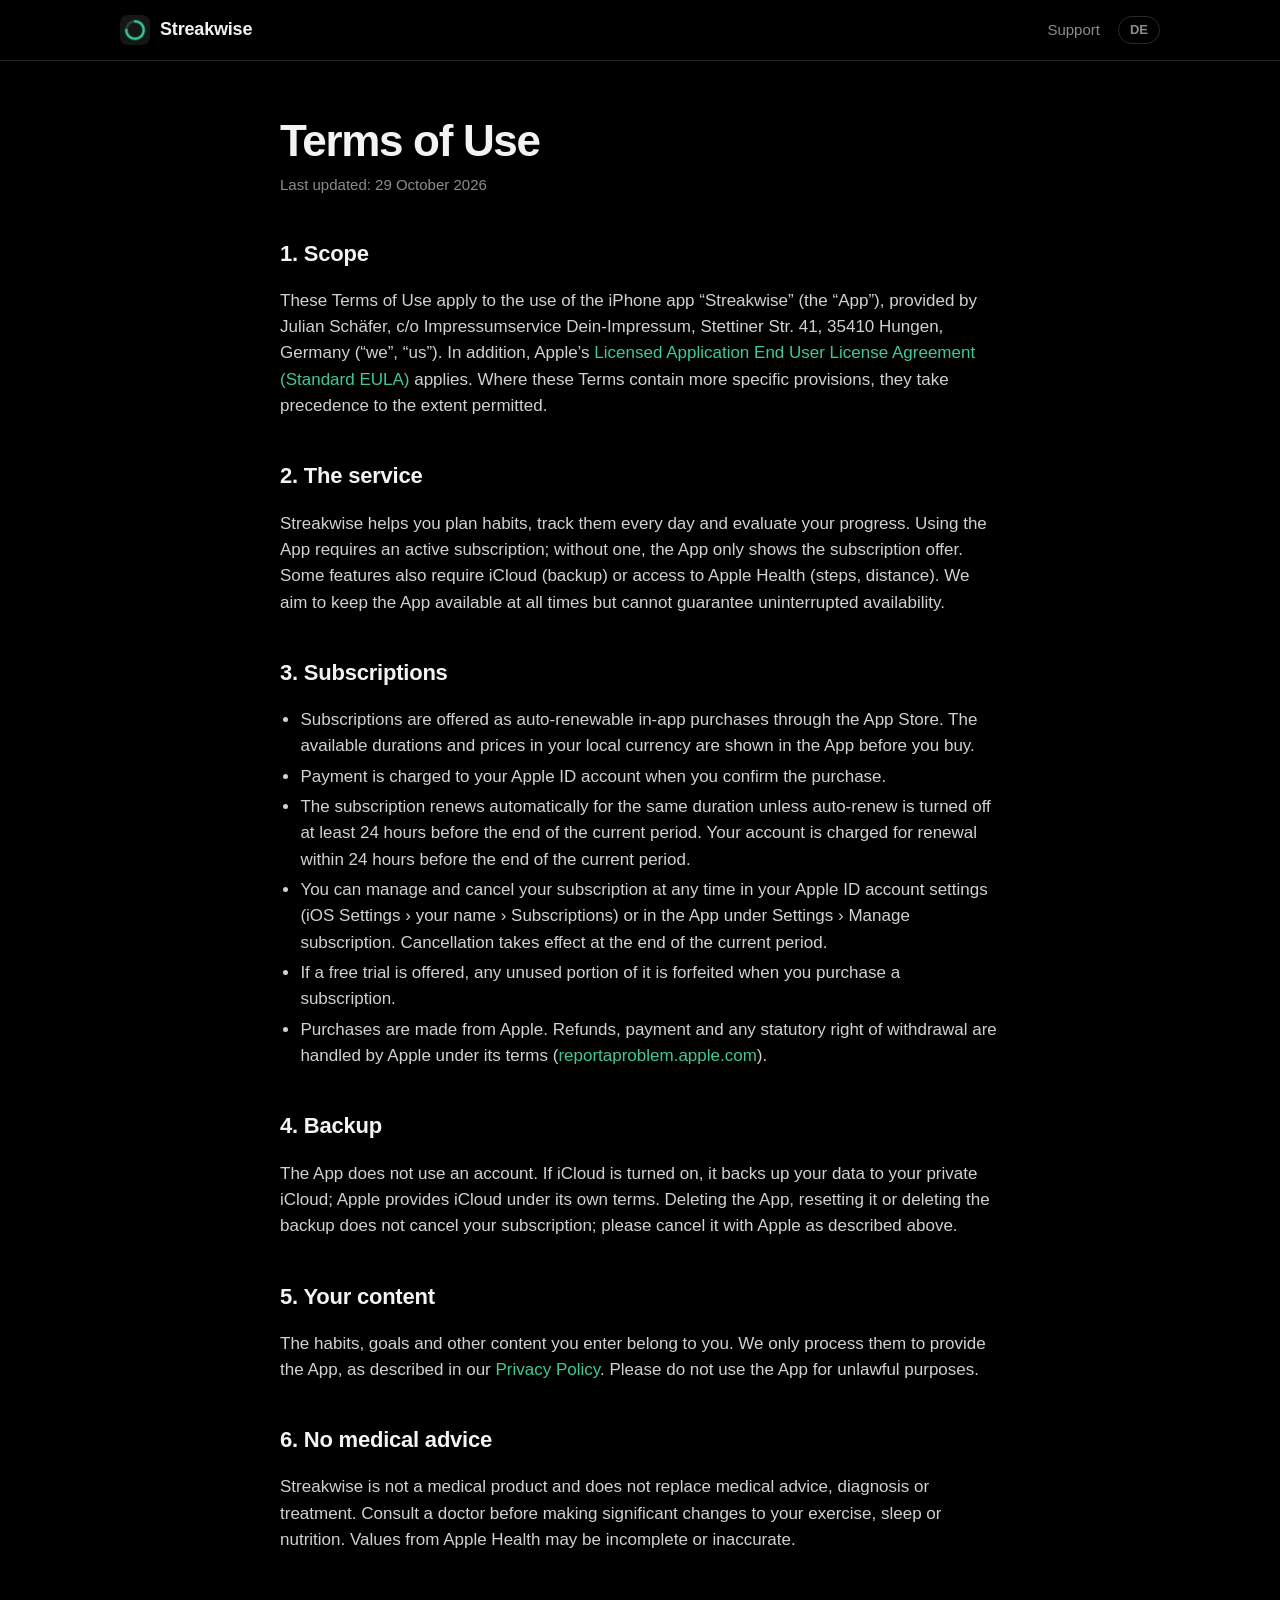
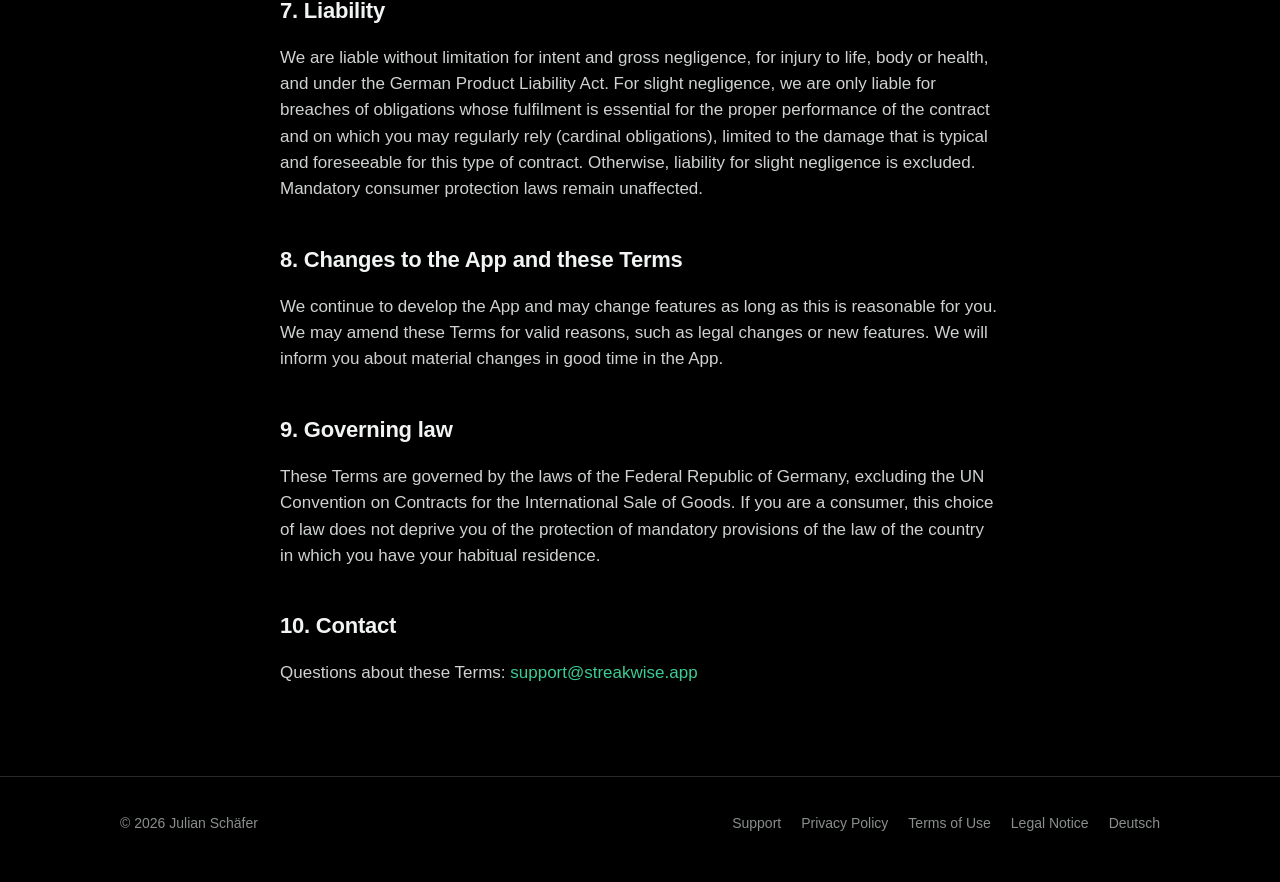
<file: terms/index.html>
<!doctype html>
<html lang="en">
<head>
  <meta charset="utf-8">
  <meta name="viewport" content="width=device-width, initial-scale=1">
  <title>Terms of Use – Streakwise</title>
  <meta name="description" content="Terms of Use for the Streakwise app, including subscription terms.">
  <meta name="theme-color" content="#000000">
  <link rel="canonical" href="https://streakwise.app/terms/">
  <link rel="alternate" hreflang="en" href="https://streakwise.app/terms/">
  <link rel="alternate" hreflang="de" href="https://streakwise.app/de/nutzungsbedingungen/">
  <link rel="alternate" hreflang="x-default" href="https://streakwise.app/terms/">
  <link rel="icon" type="image/png" href="/favicon.png">
  <link rel="apple-touch-icon" href="/apple-touch-icon.png">
  <link rel="stylesheet" href="/assets/style.css">
</head>
<body>
  <header class="site-header">
    <div class="wrap">
      <a class="brand" href="/"><img src="/assets/app-icon.png" alt="" width="30" height="30">Streakwise</a>
      <nav class="nav" aria-label="Main">
        <a href="/support/">Support</a>
        <a class="lang" href="/de/nutzungsbedingungen/" hreflang="de" lang="de">DE</a>
      </nav>
    </div>
  </header>

  <main class="page">
    <div class="wrap prose-wrap">
      <h1>Terms of Use</h1>
      <p class="meta">Last updated: 29 October 2026</p>

      <h2>1. Scope</h2>
      <p>These Terms of Use apply to the use of the iPhone app “Streakwise” (the “App”), provided by Julian Schäfer, c/o Impressumservice Dein-Impressum, Stettiner Str. 41, 35410 Hungen, Germany (“we”, “us”). In addition, Apple’s <a href="https://www.apple.com/legal/internet-services/itunes/dev/stdeula/" rel="noopener">Licensed Application End User License Agreement (Standard EULA)</a> applies. Where these Terms contain more specific provisions, they take precedence to the extent permitted.</p>

      <h2>2. The service</h2>
      <p>Streakwise helps you plan habits, track them every day and evaluate your progress. Using the App requires an active subscription; without one, the App only shows the subscription offer. Some features also require iCloud (backup) or access to Apple Health (steps, distance). We aim to keep the App available at all times but cannot guarantee uninterrupted availability.</p>

      <h2>3. Subscriptions</h2>
      <ul>
        <li>Subscriptions are offered as auto-renewable in-app purchases through the App Store. The available durations and prices in your local currency are shown in the App before you buy.</li>
        <li>Payment is charged to your Apple ID account when you confirm the purchase.</li>
        <li>The subscription renews automatically for the same duration unless auto-renew is turned off at least 24 hours before the end of the current period. Your account is charged for renewal within 24 hours before the end of the current period.</li>
        <li>You can manage and cancel your subscription at any time in your Apple ID account settings (iOS Settings › your name › Subscriptions) or in the App under Settings › Manage subscription. Cancellation takes effect at the end of the current period.</li>
        <li>If a free trial is offered, any unused portion of it is forfeited when you purchase a subscription.</li>
        <li>Purchases are made from Apple. Refunds, payment and any statutory right of withdrawal are handled by Apple under its terms (<a href="https://reportaproblem.apple.com" rel="noopener">reportaproblem.apple.com</a>).</li>
      </ul>

      <h2>4. Backup</h2>
      <p>The App does not use an account. If iCloud is turned on, it backs up your data to your private iCloud; Apple provides iCloud under its own terms. Deleting the App, resetting it or deleting the backup does not cancel your subscription; please cancel it with Apple as described above.</p>

      <h2>5. Your content</h2>
      <p>The habits, goals and other content you enter belong to you. We only process them to provide the App, as described in our <a href="/privacy/">Privacy Policy</a>. Please do not use the App for unlawful purposes.</p>

      <h2>6. No medical advice</h2>
      <p>Streakwise is not a medical product and does not replace medical advice, diagnosis or treatment. Consult a doctor before making significant changes to your exercise, sleep or nutrition. Values from Apple Health may be incomplete or inaccurate.</p>

      <h2>7. Liability</h2>
      <p>We are liable without limitation for intent and gross negligence, for injury to life, body or health, and under the German Product Liability Act. For slight negligence, we are only liable for breaches of obligations whose fulfilment is essential for the proper performance of the contract and on which you may regularly rely (cardinal obligations), limited to the damage that is typical and foreseeable for this type of contract. Otherwise, liability for slight negligence is excluded. Mandatory consumer protection laws remain unaffected.</p>

      <h2>8. Changes to the App and these Terms</h2>
      <p>We continue to develop the App and may change features as long as this is reasonable for you. We may amend these Terms for valid reasons, such as legal changes or new features. We will inform you about material changes in good time in the App.</p>

      <h2>9. Governing law</h2>
      <p>These Terms are governed by the laws of the Federal Republic of Germany, excluding the UN Convention on Contracts for the International Sale of Goods. If you are a consumer, this choice of law does not deprive you of the protection of mandatory provisions of the law of the country in which you have your habitual residence.</p>

      <h2>10. Contact</h2>
      <p>Questions about these Terms: <a href="mailto:support@streakwise.app">support@streakwise.app</a></p>
    </div>
  </main>

  <footer class="site-footer">
    <div class="wrap">
      <span>© 2026 Julian Schäfer</span>
      <nav aria-label="Legal">
        <a href="/support/">Support</a>
        <a href="/privacy/">Privacy Policy</a>
        <a href="/terms/">Terms of Use</a>
        <a href="/imprint/">Legal Notice</a>
        <a href="/de/nutzungsbedingungen/" hreflang="de" lang="de">Deutsch</a>
      </nav>
    </div>
  </footer>
</body>
</html>
</file>
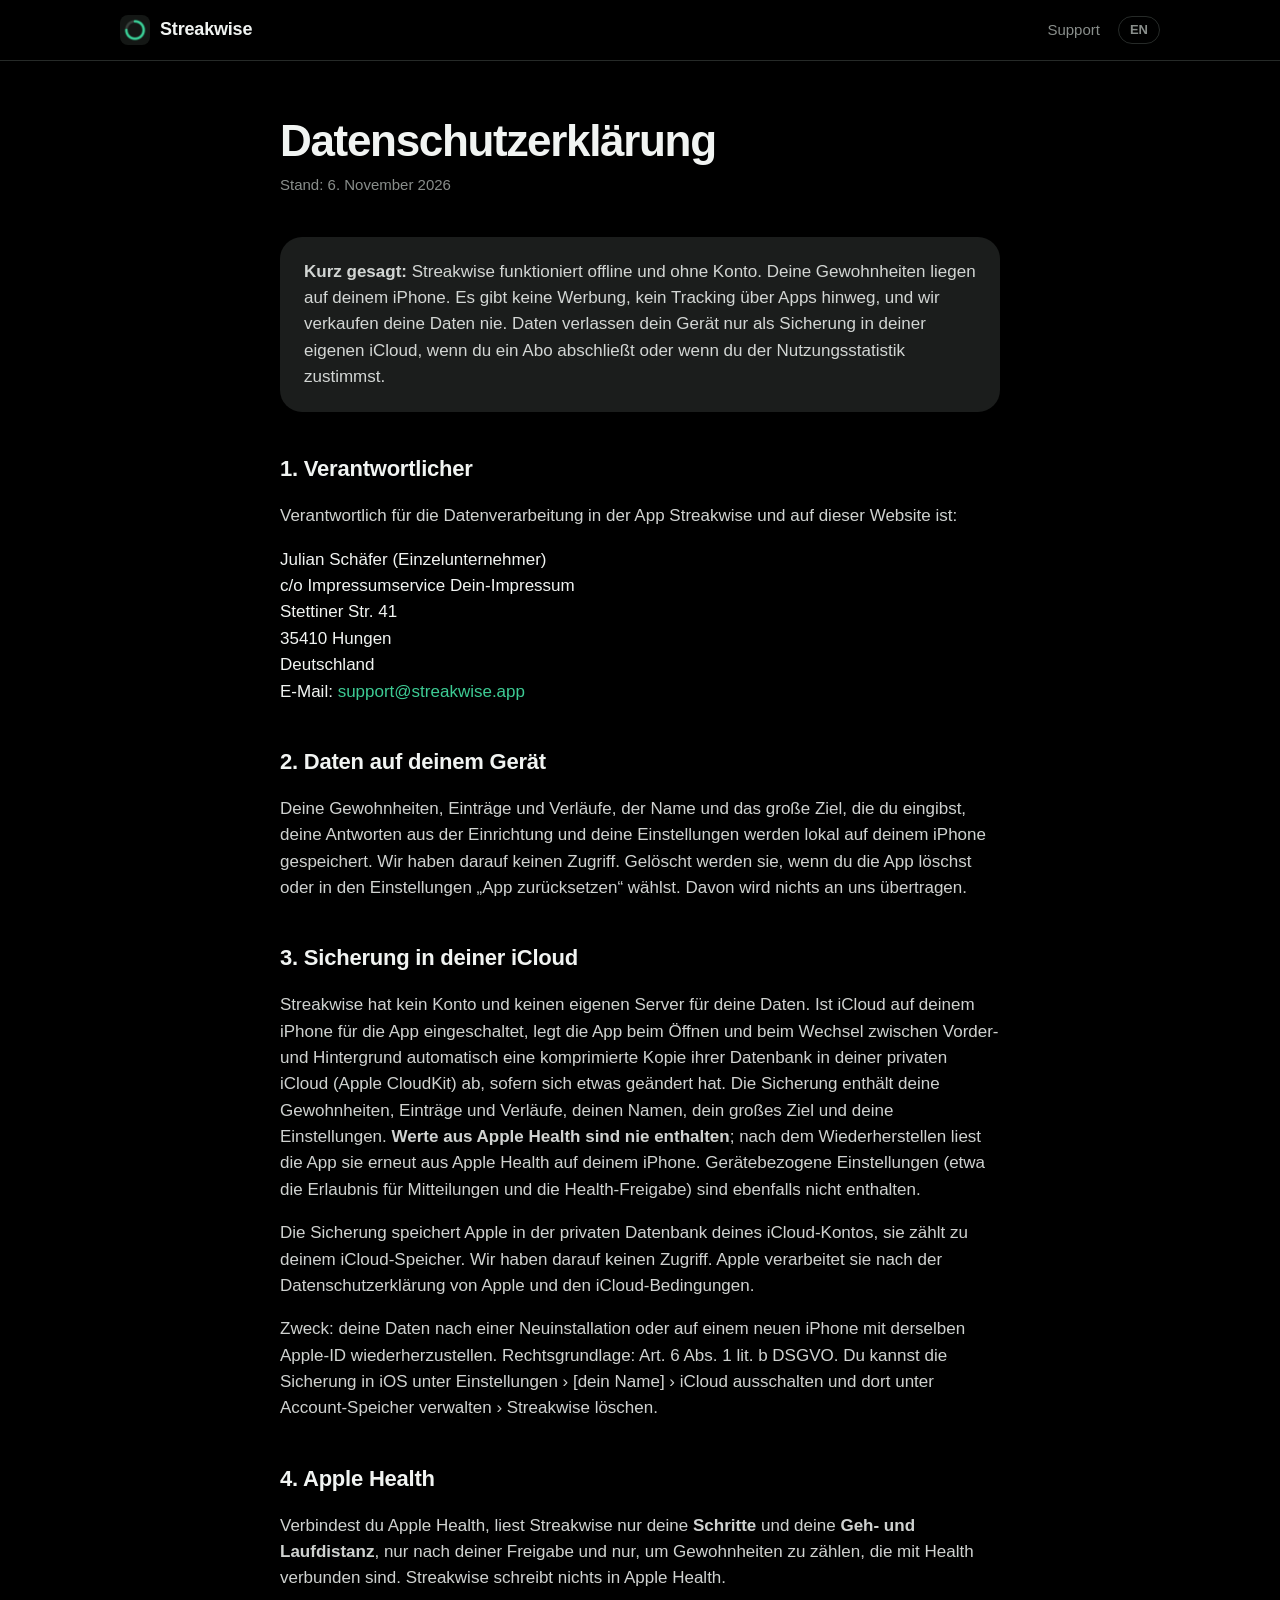
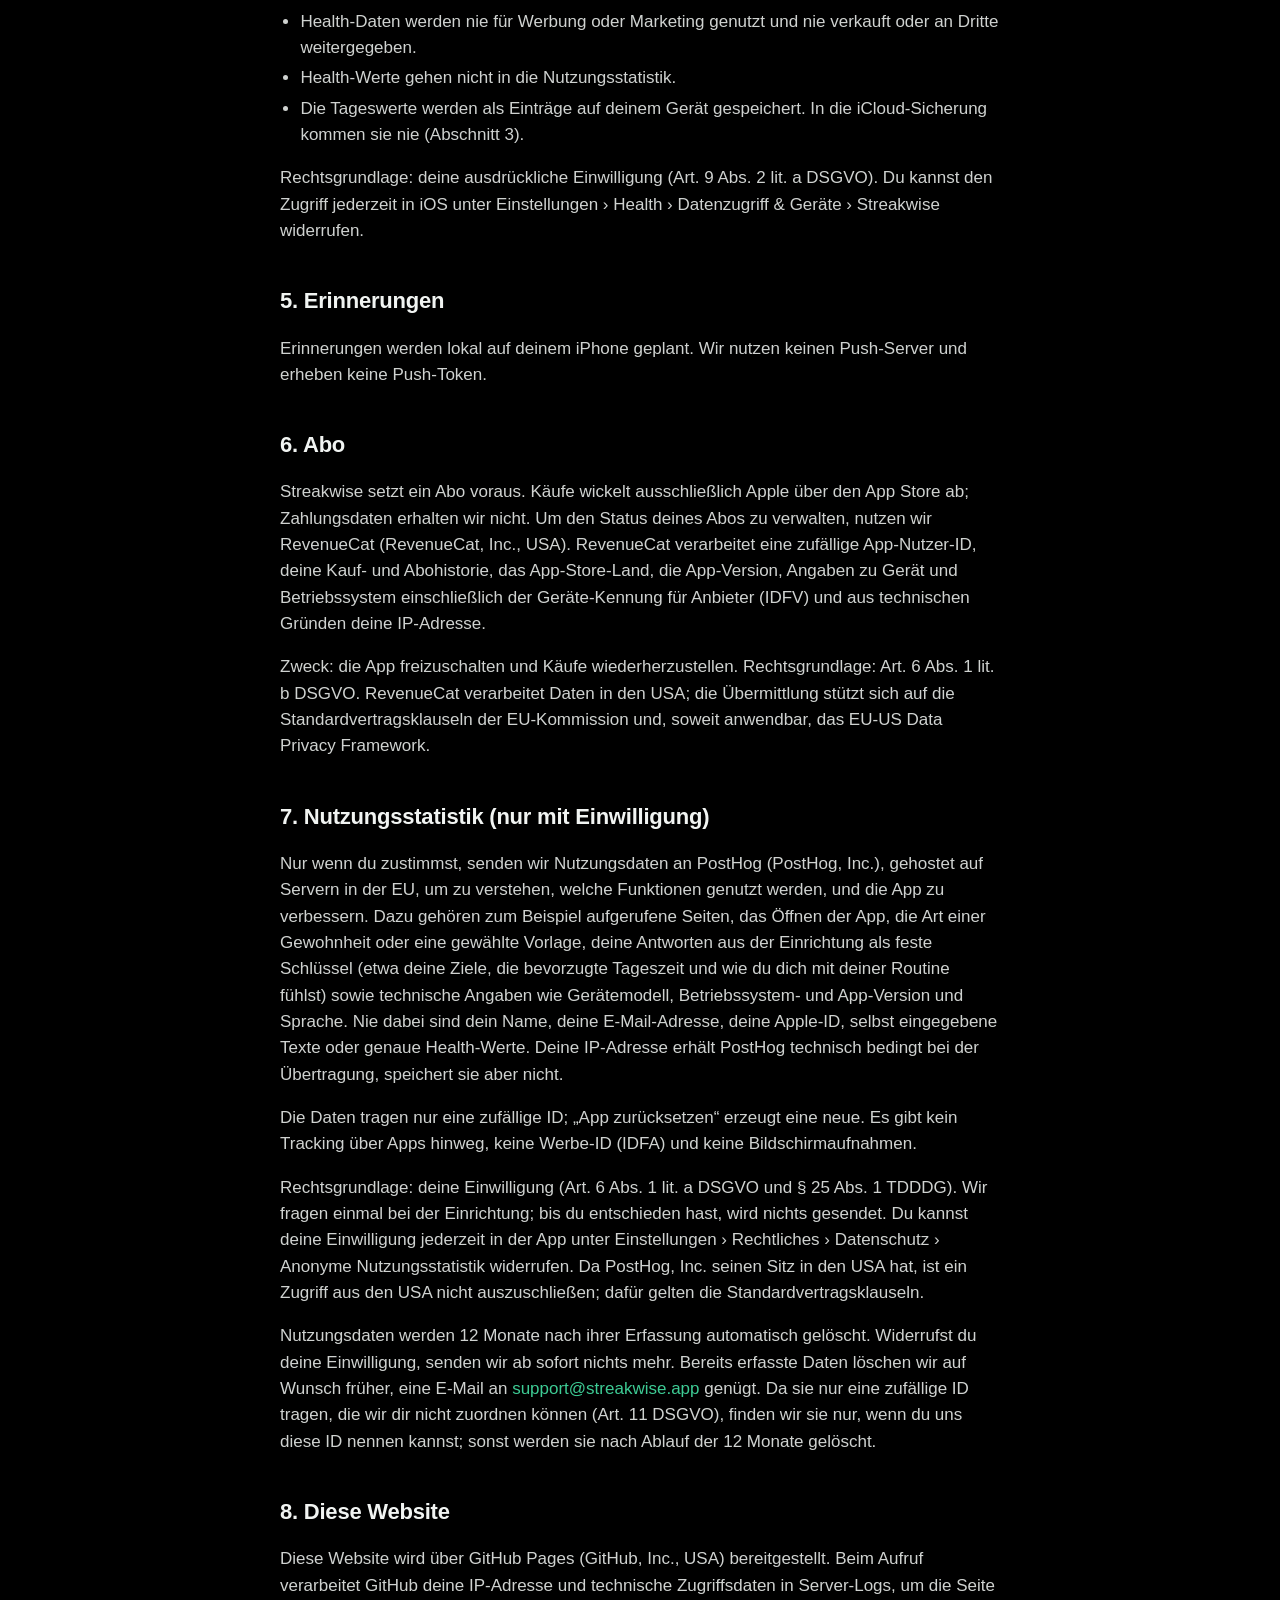
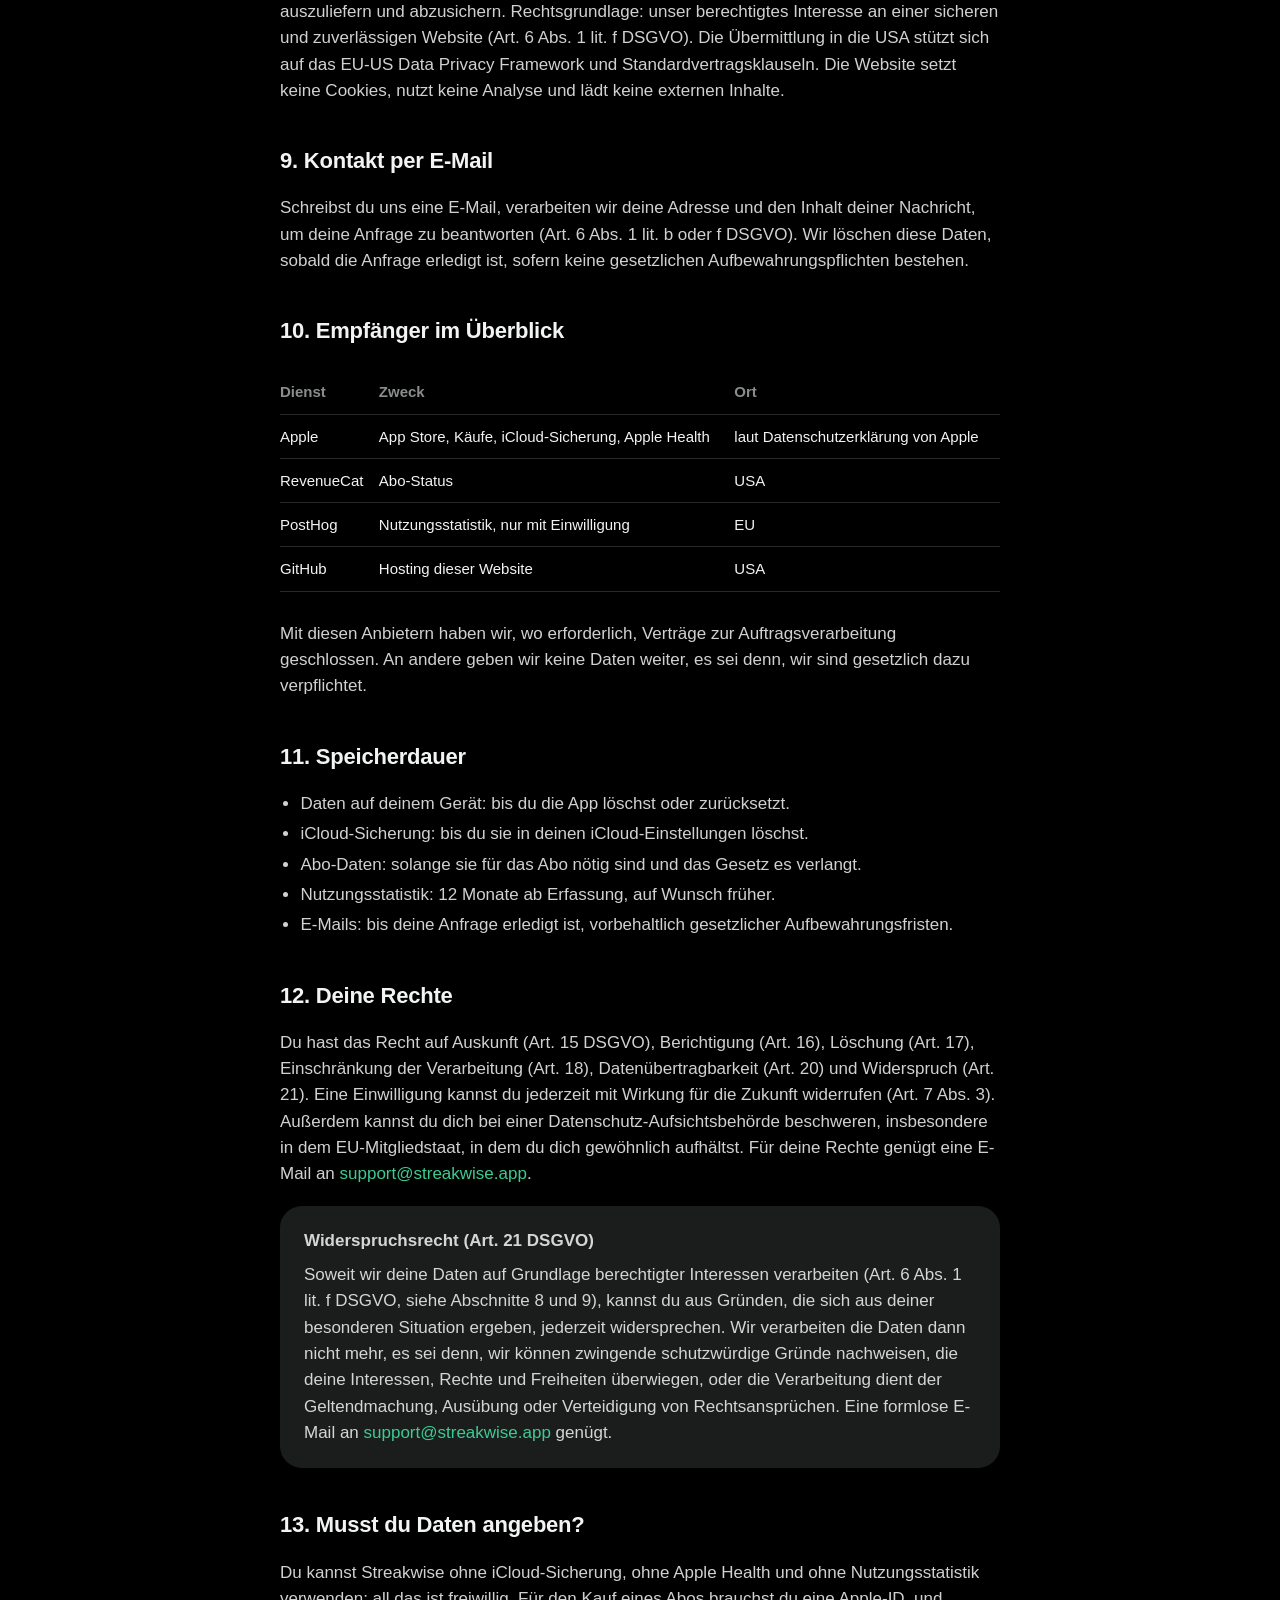
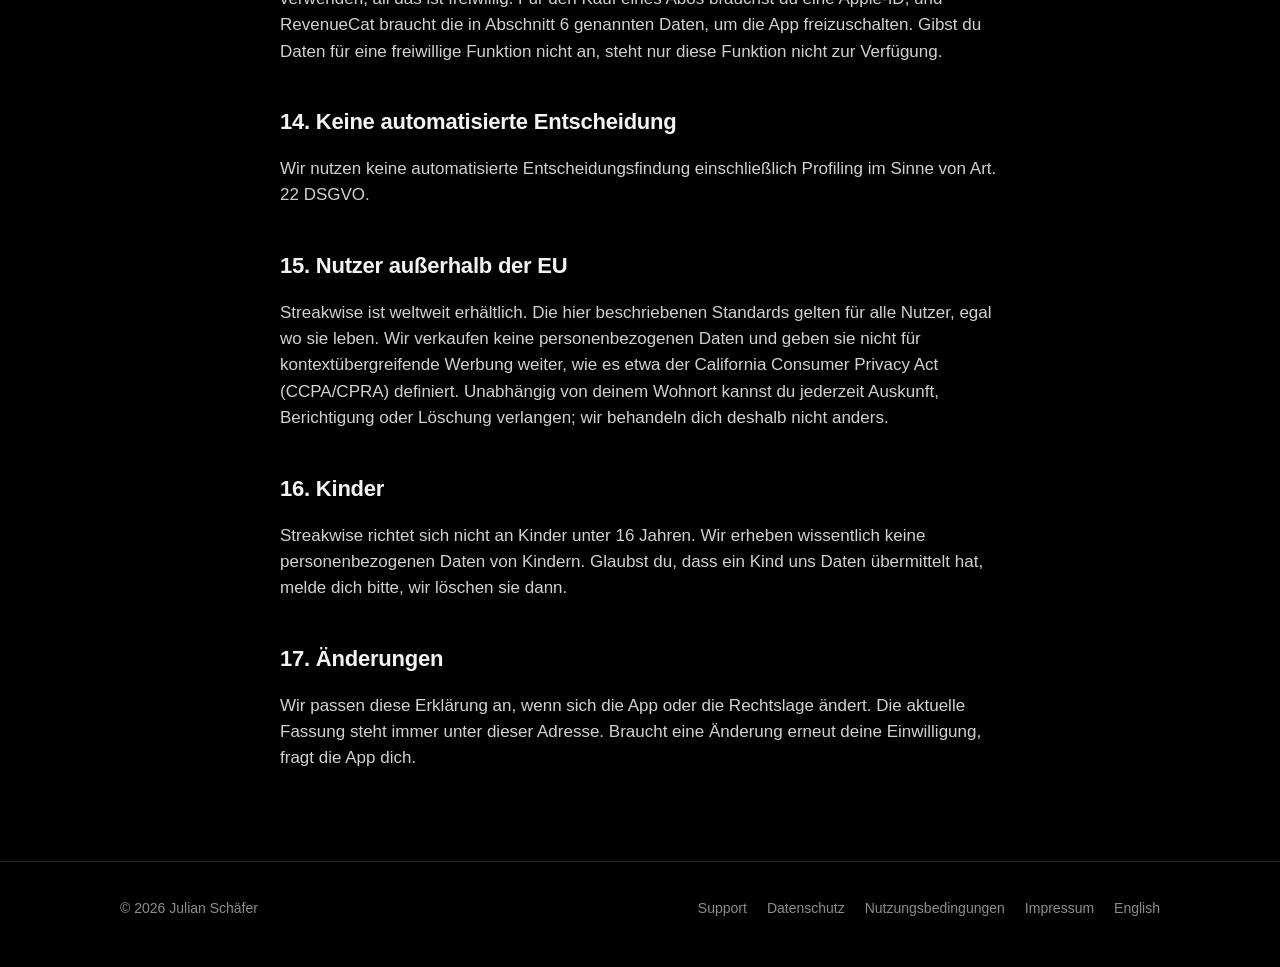
<file: de/datenschutz/index.html>
<!doctype html>
<html lang="de">
<head>
  <meta charset="utf-8">
  <meta name="viewport" content="width=device-width, initial-scale=1">
  <title>Datenschutzerklärung – Streakwise</title>
  <meta name="description" content="Wie Streakwise mit deinen Daten umgeht: offline zuerst, keine Werbung, kein Tracking über Apps hinweg.">
  <meta name="theme-color" content="#000000">
  <link rel="canonical" href="https://streakwise.app/de/datenschutz/">
  <link rel="alternate" hreflang="en" href="https://streakwise.app/privacy/">
  <link rel="alternate" hreflang="de" href="https://streakwise.app/de/datenschutz/">
  <link rel="alternate" hreflang="x-default" href="https://streakwise.app/privacy/">
  <link rel="icon" type="image/png" href="/favicon.png">
  <link rel="apple-touch-icon" href="/apple-touch-icon.png">
  <link rel="stylesheet" href="/assets/style.css">
</head>
<body>
  <header class="site-header">
    <div class="wrap">
      <a class="brand" href="/de/"><img src="/assets/app-icon.png" alt="" width="30" height="30">Streakwise</a>
      <nav class="nav" aria-label="Hauptmenü">
        <a href="/de/support/">Support</a>
        <a class="lang" href="/privacy/" hreflang="en" lang="en">EN</a>
      </nav>
    </div>
  </header>

  <main class="page">
    <div class="wrap prose-wrap">
      <h1>Datenschutzerklärung</h1>
      <p class="meta">Stand: 6. November 2026</p>

      <div class="card">
        <p><strong>Kurz gesagt:</strong> Streakwise funktioniert offline und ohne Konto. Deine Gewohnheiten liegen auf deinem iPhone. Es gibt keine Werbung, kein Tracking über Apps hinweg, und wir verkaufen deine Daten nie. Daten verlassen dein Gerät nur als Sicherung in deiner eigenen iCloud, wenn du ein Abo abschließt oder wenn du der Nutzungsstatistik zustimmst.</p>
      </div>

      <h2>1. Verantwortlicher</h2>
      <p>Verantwortlich für die Datenverarbeitung in der App Streakwise und auf dieser Website ist:</p>
      <address>
        Julian Schäfer (Einzelunternehmer)<br>
        c/o Impressumservice Dein-Impressum<br>
        Stettiner Str. 41<br>
        35410 Hungen<br>
        Deutschland<br>
        E-Mail: <a href="mailto:support@streakwise.app">support@streakwise.app</a>
      </address>

      <h2>2. Daten auf deinem Gerät</h2>
      <p>Deine Gewohnheiten, Einträge und Verläufe, der Name und das große Ziel, die du eingibst, deine Antworten aus der Einrichtung und deine Einstellungen werden lokal auf deinem iPhone gespeichert. Wir haben darauf keinen Zugriff. Gelöscht werden sie, wenn du die App löschst oder in den Einstellungen „App zurücksetzen“ wählst. Davon wird nichts an uns übertragen.</p>

      <h2>3. Sicherung in deiner iCloud</h2>
      <p>Streakwise hat kein Konto und keinen eigenen Server für deine Daten. Ist iCloud auf deinem iPhone für die App eingeschaltet, legt die App beim Öffnen und beim Wechsel zwischen Vorder- und Hintergrund automatisch eine komprimierte Kopie ihrer Datenbank in deiner privaten iCloud (Apple CloudKit) ab, sofern sich etwas geändert hat. Die Sicherung enthält deine Gewohnheiten, Einträge und Verläufe, deinen Namen, dein großes Ziel und deine Einstellungen. <strong>Werte aus Apple Health sind nie enthalten</strong>; nach dem Wiederherstellen liest die App sie erneut aus Apple Health auf deinem iPhone. Gerätebezogene Einstellungen (etwa die Erlaubnis für Mitteilungen und die Health-Freigabe) sind ebenfalls nicht enthalten.</p>
      <p>Die Sicherung speichert Apple in der privaten Datenbank deines iCloud-Kontos, sie zählt zu deinem iCloud-Speicher. Wir haben darauf keinen Zugriff. Apple verarbeitet sie nach der Datenschutzerklärung von Apple und den iCloud-Bedingungen.</p>
      <p>Zweck: deine Daten nach einer Neuinstallation oder auf einem neuen iPhone mit derselben Apple-ID wiederherzustellen. Rechtsgrundlage: Art. 6 Abs. 1 lit. b DSGVO. Du kannst die Sicherung in iOS unter Einstellungen › [dein Name] › iCloud ausschalten und dort unter Account-Speicher verwalten › Streakwise löschen.</p>

      <h2>4. Apple Health</h2>
      <p>Verbindest du Apple Health, liest Streakwise nur deine <strong>Schritte</strong> und deine <strong>Geh- und Laufdistanz</strong>, nur nach deiner Freigabe und nur, um Gewohnheiten zu zählen, die mit Health verbunden sind. Streakwise schreibt nichts in Apple Health.</p>
      <ul>
        <li>Health-Daten werden nie für Werbung oder Marketing genutzt und nie verkauft oder an Dritte weitergegeben.</li>
        <li>Health-Werte gehen nicht in die Nutzungsstatistik.</li>
        <li>Die Tageswerte werden als Einträge auf deinem Gerät gespeichert. In die iCloud-Sicherung kommen sie nie (Abschnitt 3).</li>
      </ul>
      <p>Rechtsgrundlage: deine ausdrückliche Einwilligung (Art. 9 Abs. 2 lit. a DSGVO). Du kannst den Zugriff jederzeit in iOS unter Einstellungen › Health › Datenzugriff &amp; Geräte › Streakwise widerrufen.</p>

      <h2>5. Erinnerungen</h2>
      <p>Erinnerungen werden lokal auf deinem iPhone geplant. Wir nutzen keinen Push-Server und erheben keine Push-Token.</p>

      <h2>6. Abo</h2>
      <p>Streakwise setzt ein Abo voraus. Käufe wickelt ausschließlich Apple über den App Store ab; Zahlungsdaten erhalten wir nicht. Um den Status deines Abos zu verwalten, nutzen wir RevenueCat (RevenueCat, Inc., USA). RevenueCat verarbeitet eine zufällige App-Nutzer-ID, deine Kauf- und Abohistorie, das App-Store-Land, die App-Version, Angaben zu Gerät und Betriebssystem einschließlich der Geräte-Kennung für Anbieter (IDFV) und aus technischen Gründen deine IP-Adresse.</p>
      <p>Zweck: die App freizuschalten und Käufe wiederherzustellen. Rechtsgrundlage: Art. 6 Abs. 1 lit. b DSGVO. RevenueCat verarbeitet Daten in den USA; die Übermittlung stützt sich auf die Standardvertragsklauseln der EU-Kommission und, soweit anwendbar, das EU-US Data Privacy Framework.</p>

      <h2>7. Nutzungsstatistik (nur mit Einwilligung)</h2>
      <p>Nur wenn du zustimmst, senden wir Nutzungsdaten an PostHog (PostHog, Inc.), gehostet auf Servern in der EU, um zu verstehen, welche Funktionen genutzt werden, und die App zu verbessern. Dazu gehören zum Beispiel aufgerufene Seiten, das Öffnen der App, die Art einer Gewohnheit oder eine gewählte Vorlage, deine Antworten aus der Einrichtung als feste Schlüssel (etwa deine Ziele, die bevorzugte Tageszeit und wie du dich mit deiner Routine fühlst) sowie technische Angaben wie Gerätemodell, Betriebssystem- und App-Version und Sprache. Nie dabei sind dein Name, deine E-Mail-Adresse, deine Apple-ID, selbst eingegebene Texte oder genaue Health-Werte. Deine IP-Adresse erhält PostHog technisch bedingt bei der Übertragung, speichert sie aber nicht.</p>
      <p>Die Daten tragen nur eine zufällige ID; „App zurücksetzen“ erzeugt eine neue. Es gibt kein Tracking über Apps hinweg, keine Werbe-ID (IDFA) und keine Bildschirmaufnahmen.</p>
      <p>Rechtsgrundlage: deine Einwilligung (Art. 6 Abs. 1 lit. a DSGVO und § 25 Abs. 1 TDDDG). Wir fragen einmal bei der Einrichtung; bis du entschieden hast, wird nichts gesendet. Du kannst deine Einwilligung jederzeit in der App unter Einstellungen › Rechtliches › Datenschutz › Anonyme Nutzungsstatistik widerrufen. Da PostHog, Inc. seinen Sitz in den USA hat, ist ein Zugriff aus den USA nicht auszuschließen; dafür gelten die Standardvertragsklauseln.</p>
      <p>Nutzungsdaten werden 12 Monate nach ihrer Erfassung automatisch gelöscht. Widerrufst du deine Einwilligung, senden wir ab sofort nichts mehr. Bereits erfasste Daten löschen wir auf Wunsch früher, eine E-Mail an <a href="mailto:support@streakwise.app">support@streakwise.app</a> genügt. Da sie nur eine zufällige ID tragen, die wir dir nicht zuordnen können (Art. 11 DSGVO), finden wir sie nur, wenn du uns diese ID nennen kannst; sonst werden sie nach Ablauf der 12 Monate gelöscht.</p>

      <h2>8. Diese Website</h2>
      <p>Diese Website wird über GitHub Pages (GitHub, Inc., USA) bereitgestellt. Beim Aufruf verarbeitet GitHub deine IP-Adresse und technische Zugriffsdaten in Server-Logs, um die Seite auszuliefern und abzusichern. Rechtsgrundlage: unser berechtigtes Interesse an einer sicheren und zuverlässigen Website (Art. 6 Abs. 1 lit. f DSGVO). Die Übermittlung in die USA stützt sich auf das EU-US Data Privacy Framework und Standardvertragsklauseln. Die Website setzt keine Cookies, nutzt keine Analyse und lädt keine externen Inhalte.</p>

      <h2>9. Kontakt per E-Mail</h2>
      <p>Schreibst du uns eine E-Mail, verarbeiten wir deine Adresse und den Inhalt deiner Nachricht, um deine Anfrage zu beantworten (Art. 6 Abs. 1 lit. b oder f DSGVO). Wir löschen diese Daten, sobald die Anfrage erledigt ist, sofern keine gesetzlichen Aufbewahrungspflichten bestehen.</p>

      <h2>10. Empfänger im Überblick</h2>
      <div class="table-scroll">
        <table>
          <thead><tr><th>Dienst</th><th>Zweck</th><th>Ort</th></tr></thead>
          <tbody>
            <tr><td>Apple</td><td>App Store, Käufe, iCloud-Sicherung, Apple Health</td><td>laut Datenschutzerklärung von Apple</td></tr>
            <tr><td>RevenueCat</td><td>Abo-Status</td><td>USA</td></tr>
            <tr><td>PostHog</td><td>Nutzungsstatistik, nur mit Einwilligung</td><td>EU</td></tr>
            <tr><td>GitHub</td><td>Hosting dieser Website</td><td>USA</td></tr>
          </tbody>
        </table>
      </div>
      <p>Mit diesen Anbietern haben wir, wo erforderlich, Verträge zur Auftragsverarbeitung geschlossen. An andere geben wir keine Daten weiter, es sei denn, wir sind gesetzlich dazu verpflichtet.</p>

      <h2>11. Speicherdauer</h2>
      <ul>
        <li>Daten auf deinem Gerät: bis du die App löschst oder zurücksetzt.</li>
        <li>iCloud-Sicherung: bis du sie in deinen iCloud-Einstellungen löschst.</li>
        <li>Abo-Daten: solange sie für das Abo nötig sind und das Gesetz es verlangt.</li>
        <li>Nutzungsstatistik: 12 Monate ab Erfassung, auf Wunsch früher.</li>
        <li>E-Mails: bis deine Anfrage erledigt ist, vorbehaltlich gesetzlicher Aufbewahrungsfristen.</li>
      </ul>

      <h2>12. Deine Rechte</h2>
      <p>Du hast das Recht auf Auskunft (Art. 15 DSGVO), Berichtigung (Art. 16), Löschung (Art. 17), Einschränkung der Verarbeitung (Art. 18), Datenübertragbarkeit (Art. 20) und Widerspruch (Art. 21). Eine Einwilligung kannst du jederzeit mit Wirkung für die Zukunft widerrufen (Art. 7 Abs. 3). Außerdem kannst du dich bei einer Datenschutz-Aufsichtsbehörde beschweren, insbesondere in dem EU-Mitgliedstaat, in dem du dich gewöhnlich aufhältst. Für deine Rechte genügt eine E-Mail an <a href="mailto:support@streakwise.app">support@streakwise.app</a>.</p>

      <div class="card">
        <p><strong>Widerspruchsrecht (Art. 21 DSGVO)</strong></p>
        <p>Soweit wir deine Daten auf Grundlage berechtigter Interessen verarbeiten (Art. 6 Abs. 1 lit. f DSGVO, siehe Abschnitte 8 und 9), kannst du aus Gründen, die sich aus deiner besonderen Situation ergeben, jederzeit widersprechen. Wir verarbeiten die Daten dann nicht mehr, es sei denn, wir können zwingende schutzwürdige Gründe nachweisen, die deine Interessen, Rechte und Freiheiten überwiegen, oder die Verarbeitung dient der Geltendmachung, Ausübung oder Verteidigung von Rechtsansprüchen. Eine formlose E-Mail an <a href="mailto:support@streakwise.app">support@streakwise.app</a> genügt.</p>
      </div>

      <h2>13. Musst du Daten angeben?</h2>
      <p>Du kannst Streakwise ohne iCloud-Sicherung, ohne Apple Health und ohne Nutzungsstatistik verwenden; all das ist freiwillig. Für den Kauf eines Abos brauchst du eine Apple-ID, und RevenueCat braucht die in Abschnitt 6 genannten Daten, um die App freizuschalten. Gibst du Daten für eine freiwillige Funktion nicht an, steht nur diese Funktion nicht zur Verfügung.</p>

      <h2>14. Keine automatisierte Entscheidung</h2>
      <p>Wir nutzen keine automatisierte Entscheidungsfindung einschließlich Profiling im Sinne von Art. 22 DSGVO.</p>

      <h2>15. Nutzer außerhalb der EU</h2>
      <p>Streakwise ist weltweit erhältlich. Die hier beschriebenen Standards gelten für alle Nutzer, egal wo sie leben. Wir verkaufen keine personenbezogenen Daten und geben sie nicht für kontextübergreifende Werbung weiter, wie es etwa der California Consumer Privacy Act (CCPA/CPRA) definiert. Unabhängig von deinem Wohnort kannst du jederzeit Auskunft, Berichtigung oder Löschung verlangen; wir behandeln dich deshalb nicht anders.</p>

      <h2>16. Kinder</h2>
      <p>Streakwise richtet sich nicht an Kinder unter 16 Jahren. Wir erheben wissentlich keine personenbezogenen Daten von Kindern. Glaubst du, dass ein Kind uns Daten übermittelt hat, melde dich bitte, wir löschen sie dann.</p>

      <h2>17. Änderungen</h2>
      <p>Wir passen diese Erklärung an, wenn sich die App oder die Rechtslage ändert. Die aktuelle Fassung steht immer unter dieser Adresse. Braucht eine Änderung erneut deine Einwilligung, fragt die App dich.</p>
    </div>
  </main>

  <footer class="site-footer">
    <div class="wrap">
      <span>© 2026 Julian Schäfer</span>
      <nav aria-label="Rechtliches">
        <a href="/de/support/">Support</a>
        <a href="/de/datenschutz/">Datenschutz</a>
        <a href="/de/nutzungsbedingungen/">Nutzungsbedingungen</a>
        <a href="/de/impressum/">Impressum</a>
        <a href="/privacy/" hreflang="en" lang="en">English</a>
      </nav>
    </div>
  </footer>
</body>
</html>
</file>
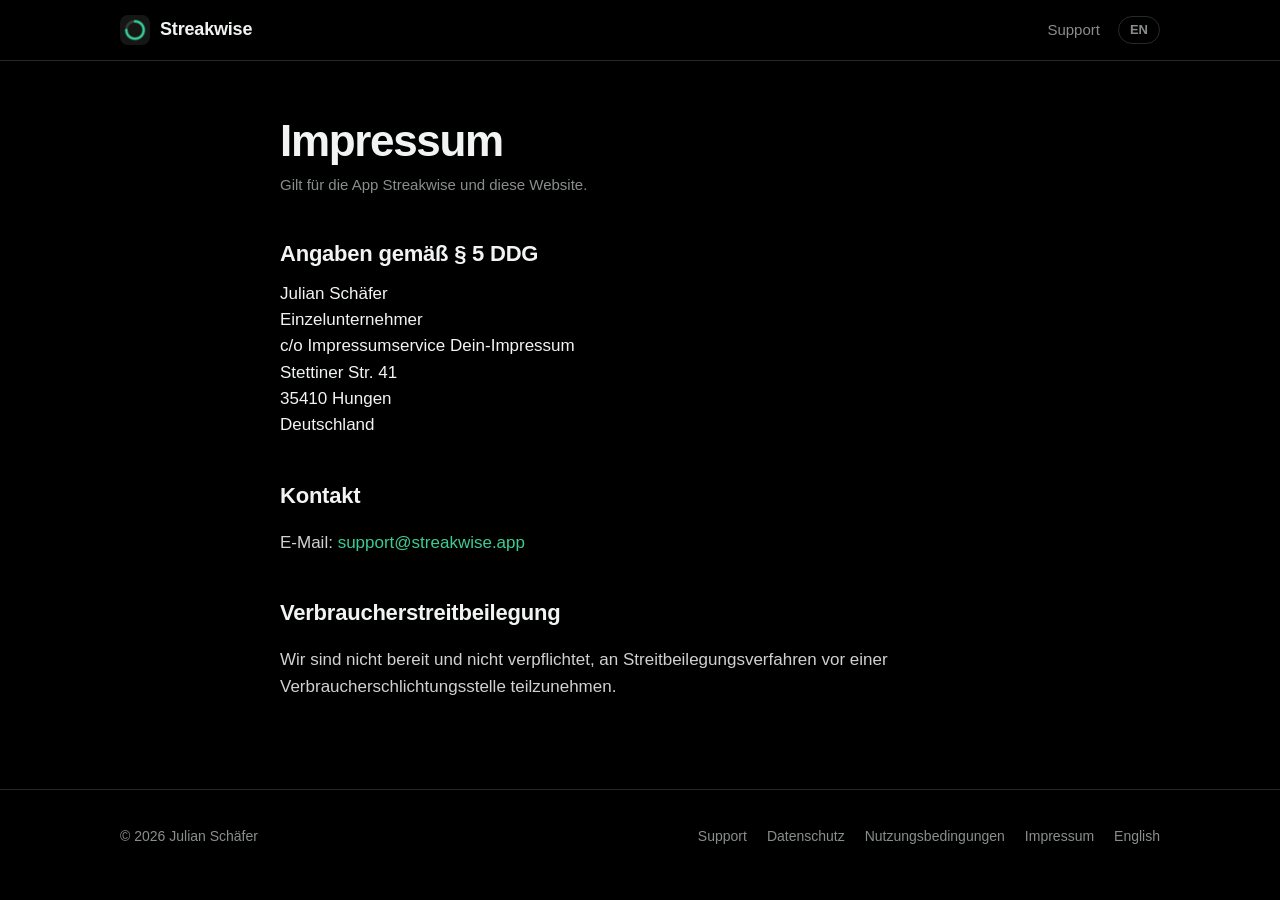
<file: de/impressum/index.html>
<!doctype html>
<html lang="de">
<head>
  <meta charset="utf-8">
  <meta name="viewport" content="width=device-width, initial-scale=1">
  <title>Impressum – Streakwise</title>
  <meta name="description" content="Impressum von Streakwise.">
  <meta name="theme-color" content="#000000">
  <link rel="canonical" href="https://streakwise.app/de/impressum/">
  <link rel="alternate" hreflang="en" href="https://streakwise.app/imprint/">
  <link rel="alternate" hreflang="de" href="https://streakwise.app/de/impressum/">
  <link rel="alternate" hreflang="x-default" href="https://streakwise.app/imprint/">
  <link rel="icon" type="image/png" href="/favicon.png">
  <link rel="apple-touch-icon" href="/apple-touch-icon.png">
  <link rel="stylesheet" href="/assets/style.css">
</head>
<body>
  <header class="site-header">
    <div class="wrap">
      <a class="brand" href="/de/"><img src="/assets/app-icon.png" alt="" width="30" height="30">Streakwise</a>
      <nav class="nav" aria-label="Hauptmenü">
        <a href="/de/support/">Support</a>
        <a class="lang" href="/imprint/" hreflang="en" lang="en">EN</a>
      </nav>
    </div>
  </header>

  <main class="page">
    <div class="wrap prose-wrap">
      <h1>Impressum</h1>
      <p class="meta">Gilt für die App Streakwise und diese Website.</p>

      <h2>Angaben gemäß § 5 DDG</h2>
      <address>
        Julian Schäfer<br>
        Einzelunternehmer<br>
        c/o Impressumservice Dein-Impressum<br>
        Stettiner Str. 41<br>
        35410 Hungen<br>
        Deutschland
      </address>

      <h2>Kontakt</h2>
      <p>E-Mail: <a href="mailto:support@streakwise.app">support@streakwise.app</a></p>

      <h2>Verbraucherstreitbeilegung</h2>
      <p>Wir sind nicht bereit und nicht verpflichtet, an Streitbeilegungsverfahren vor einer Verbraucherschlichtungsstelle teilzunehmen.</p>
    </div>
  </main>

  <footer class="site-footer">
    <div class="wrap">
      <span>© 2026 Julian Schäfer</span>
      <nav aria-label="Rechtliches">
        <a href="/de/support/">Support</a>
        <a href="/de/datenschutz/">Datenschutz</a>
        <a href="/de/nutzungsbedingungen/">Nutzungsbedingungen</a>
        <a href="/de/impressum/">Impressum</a>
        <a href="/imprint/" hreflang="en" lang="en">English</a>
      </nav>
    </div>
  </footer>
</body>
</html>
</file>
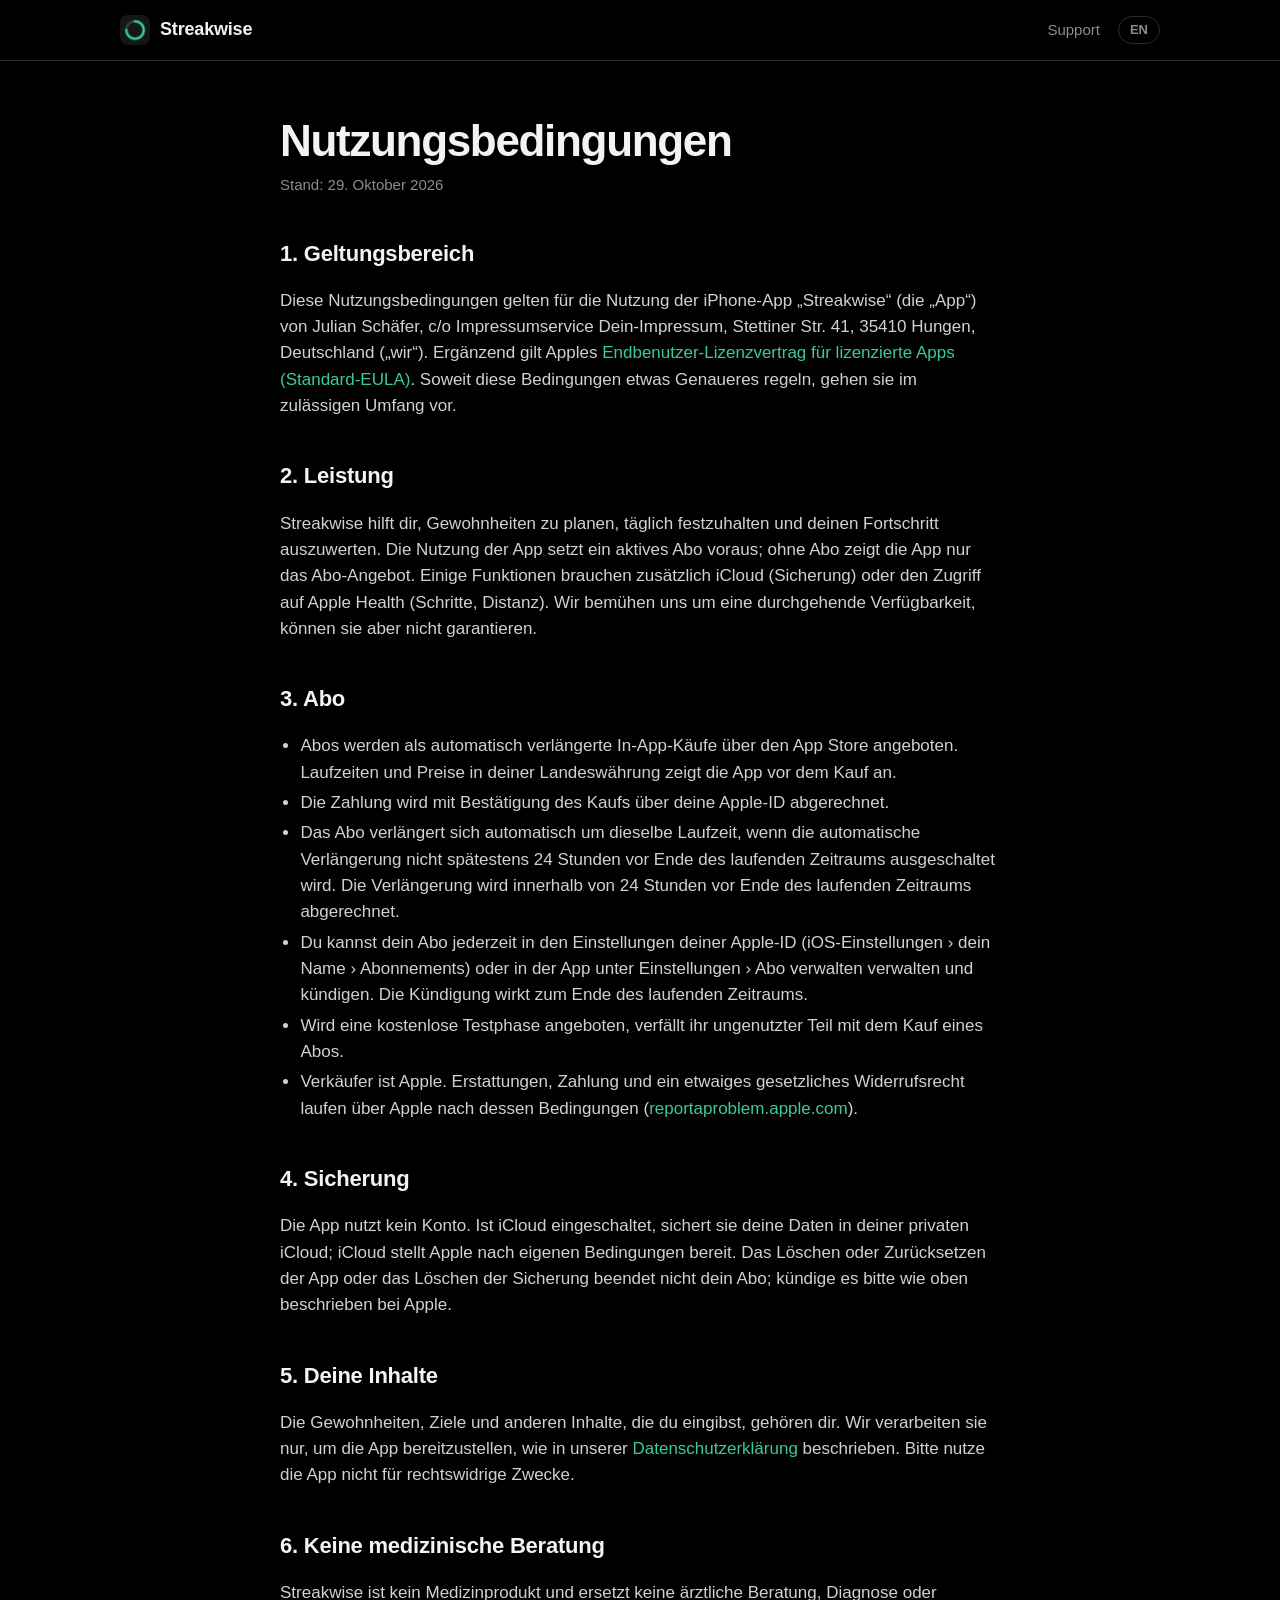
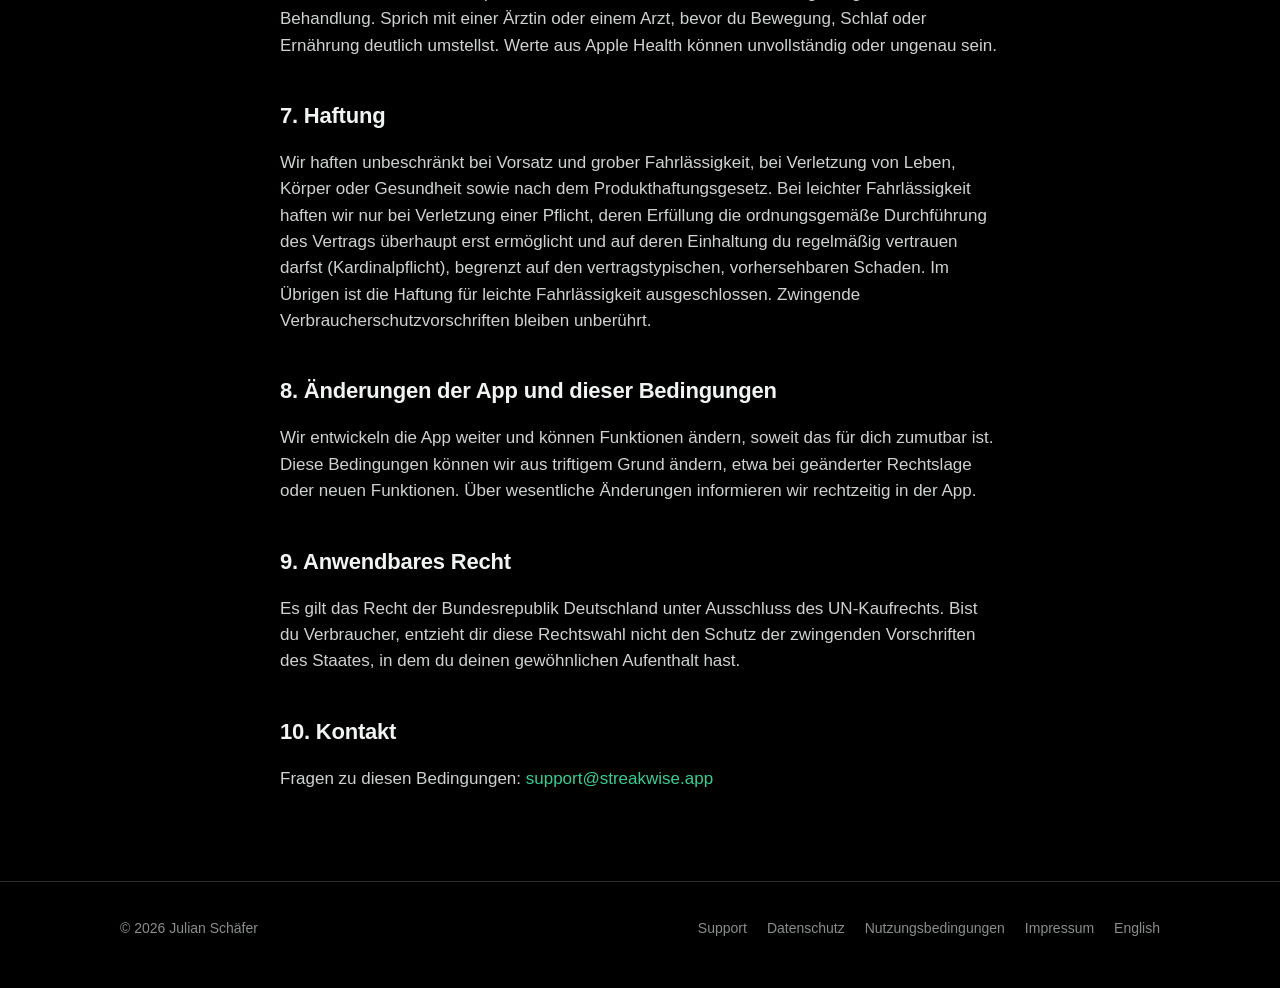
<file: de/nutzungsbedingungen/index.html>
<!doctype html>
<html lang="de">
<head>
  <meta charset="utf-8">
  <meta name="viewport" content="width=device-width, initial-scale=1">
  <title>Nutzungsbedingungen – Streakwise</title>
  <meta name="description" content="Nutzungsbedingungen der App Streakwise, einschließlich der Abo-Bedingungen.">
  <meta name="theme-color" content="#000000">
  <link rel="canonical" href="https://streakwise.app/de/nutzungsbedingungen/">
  <link rel="alternate" hreflang="en" href="https://streakwise.app/terms/">
  <link rel="alternate" hreflang="de" href="https://streakwise.app/de/nutzungsbedingungen/">
  <link rel="alternate" hreflang="x-default" href="https://streakwise.app/terms/">
  <link rel="icon" type="image/png" href="/favicon.png">
  <link rel="apple-touch-icon" href="/apple-touch-icon.png">
  <link rel="stylesheet" href="/assets/style.css">
</head>
<body>
  <header class="site-header">
    <div class="wrap">
      <a class="brand" href="/de/"><img src="/assets/app-icon.png" alt="" width="30" height="30">Streakwise</a>
      <nav class="nav" aria-label="Hauptmenü">
        <a href="/de/support/">Support</a>
        <a class="lang" href="/terms/" hreflang="en" lang="en">EN</a>
      </nav>
    </div>
  </header>

  <main class="page">
    <div class="wrap prose-wrap">
      <h1>Nutzungsbedingungen</h1>
      <p class="meta">Stand: 29. Oktober 2026</p>

      <h2>1. Geltungsbereich</h2>
      <p>Diese Nutzungsbedingungen gelten für die Nutzung der iPhone-App „Streakwise“ (die „App“) von Julian Schäfer, c/o Impressumservice Dein-Impressum, Stettiner Str. 41, 35410 Hungen, Deutschland („wir“). Ergänzend gilt Apples <a href="https://www.apple.com/legal/internet-services/itunes/dev/stdeula/" rel="noopener">Endbenutzer-Lizenzvertrag für lizenzierte Apps (Standard-EULA)</a>. Soweit diese Bedingungen etwas Genaueres regeln, gehen sie im zulässigen Umfang vor.</p>

      <h2>2. Leistung</h2>
      <p>Streakwise hilft dir, Gewohnheiten zu planen, täglich festzuhalten und deinen Fortschritt auszuwerten. Die Nutzung der App setzt ein aktives Abo voraus; ohne Abo zeigt die App nur das Abo-Angebot. Einige Funktionen brauchen zusätzlich iCloud (Sicherung) oder den Zugriff auf Apple Health (Schritte, Distanz). Wir bemühen uns um eine durchgehende Verfügbarkeit, können sie aber nicht garantieren.</p>

      <h2>3. Abo</h2>
      <ul>
        <li>Abos werden als automatisch verlängerte In-App-Käufe über den App Store angeboten. Laufzeiten und Preise in deiner Landeswährung zeigt die App vor dem Kauf an.</li>
        <li>Die Zahlung wird mit Bestätigung des Kaufs über deine Apple-ID abgerechnet.</li>
        <li>Das Abo verlängert sich automatisch um dieselbe Laufzeit, wenn die automatische Verlängerung nicht spätestens 24 Stunden vor Ende des laufenden Zeitraums ausgeschaltet wird. Die Verlängerung wird innerhalb von 24 Stunden vor Ende des laufenden Zeitraums abgerechnet.</li>
        <li>Du kannst dein Abo jederzeit in den Einstellungen deiner Apple-ID (iOS-Einstellungen › dein Name › Abonnements) oder in der App unter Einstellungen › Abo verwalten verwalten und kündigen. Die Kündigung wirkt zum Ende des laufenden Zeitraums.</li>
        <li>Wird eine kostenlose Testphase angeboten, verfällt ihr ungenutzter Teil mit dem Kauf eines Abos.</li>
        <li>Verkäufer ist Apple. Erstattungen, Zahlung und ein etwaiges gesetzliches Widerrufsrecht laufen über Apple nach dessen Bedingungen (<a href="https://reportaproblem.apple.com" rel="noopener">reportaproblem.apple.com</a>).</li>
      </ul>

      <h2>4. Sicherung</h2>
      <p>Die App nutzt kein Konto. Ist iCloud eingeschaltet, sichert sie deine Daten in deiner privaten iCloud; iCloud stellt Apple nach eigenen Bedingungen bereit. Das Löschen oder Zurücksetzen der App oder das Löschen der Sicherung beendet nicht dein Abo; kündige es bitte wie oben beschrieben bei Apple.</p>

      <h2>5. Deine Inhalte</h2>
      <p>Die Gewohnheiten, Ziele und anderen Inhalte, die du eingibst, gehören dir. Wir verarbeiten sie nur, um die App bereitzustellen, wie in unserer <a href="/de/datenschutz/">Datenschutzerklärung</a> beschrieben. Bitte nutze die App nicht für rechtswidrige Zwecke.</p>

      <h2>6. Keine medizinische Beratung</h2>
      <p>Streakwise ist kein Medizinprodukt und ersetzt keine ärztliche Beratung, Diagnose oder Behandlung. Sprich mit einer Ärztin oder einem Arzt, bevor du Bewegung, Schlaf oder Ernährung deutlich umstellst. Werte aus Apple Health können unvollständig oder ungenau sein.</p>

      <h2>7. Haftung</h2>
      <p>Wir haften unbeschränkt bei Vorsatz und grober Fahrlässigkeit, bei Verletzung von Leben, Körper oder Gesundheit sowie nach dem Produkthaftungsgesetz. Bei leichter Fahrlässigkeit haften wir nur bei Verletzung einer Pflicht, deren Erfüllung die ordnungsgemäße Durchführung des Vertrags überhaupt erst ermöglicht und auf deren Einhaltung du regelmäßig vertrauen darfst (Kardinalpflicht), begrenzt auf den vertragstypischen, vorhersehbaren Schaden. Im Übrigen ist die Haftung für leichte Fahrlässigkeit ausgeschlossen. Zwingende Verbraucherschutzvorschriften bleiben unberührt.</p>

      <h2>8. Änderungen der App und dieser Bedingungen</h2>
      <p>Wir entwickeln die App weiter und können Funktionen ändern, soweit das für dich zumutbar ist. Diese Bedingungen können wir aus triftigem Grund ändern, etwa bei geänderter Rechtslage oder neuen Funktionen. Über wesentliche Änderungen informieren wir rechtzeitig in der App.</p>

      <h2>9. Anwendbares Recht</h2>
      <p>Es gilt das Recht der Bundesrepublik Deutschland unter Ausschluss des UN-Kaufrechts. Bist du Verbraucher, entzieht dir diese Rechtswahl nicht den Schutz der zwingenden Vorschriften des Staates, in dem du deinen gewöhnlichen Aufenthalt hast.</p>

      <h2>10. Kontakt</h2>
      <p>Fragen zu diesen Bedingungen: <a href="mailto:support@streakwise.app">support@streakwise.app</a></p>
    </div>
  </main>

  <footer class="site-footer">
    <div class="wrap">
      <span>© 2026 Julian Schäfer</span>
      <nav aria-label="Rechtliches">
        <a href="/de/support/">Support</a>
        <a href="/de/datenschutz/">Datenschutz</a>
        <a href="/de/nutzungsbedingungen/">Nutzungsbedingungen</a>
        <a href="/de/impressum/">Impressum</a>
        <a href="/terms/" hreflang="en" lang="en">English</a>
      </nav>
    </div>
  </footer>
</body>
</html>
</file>
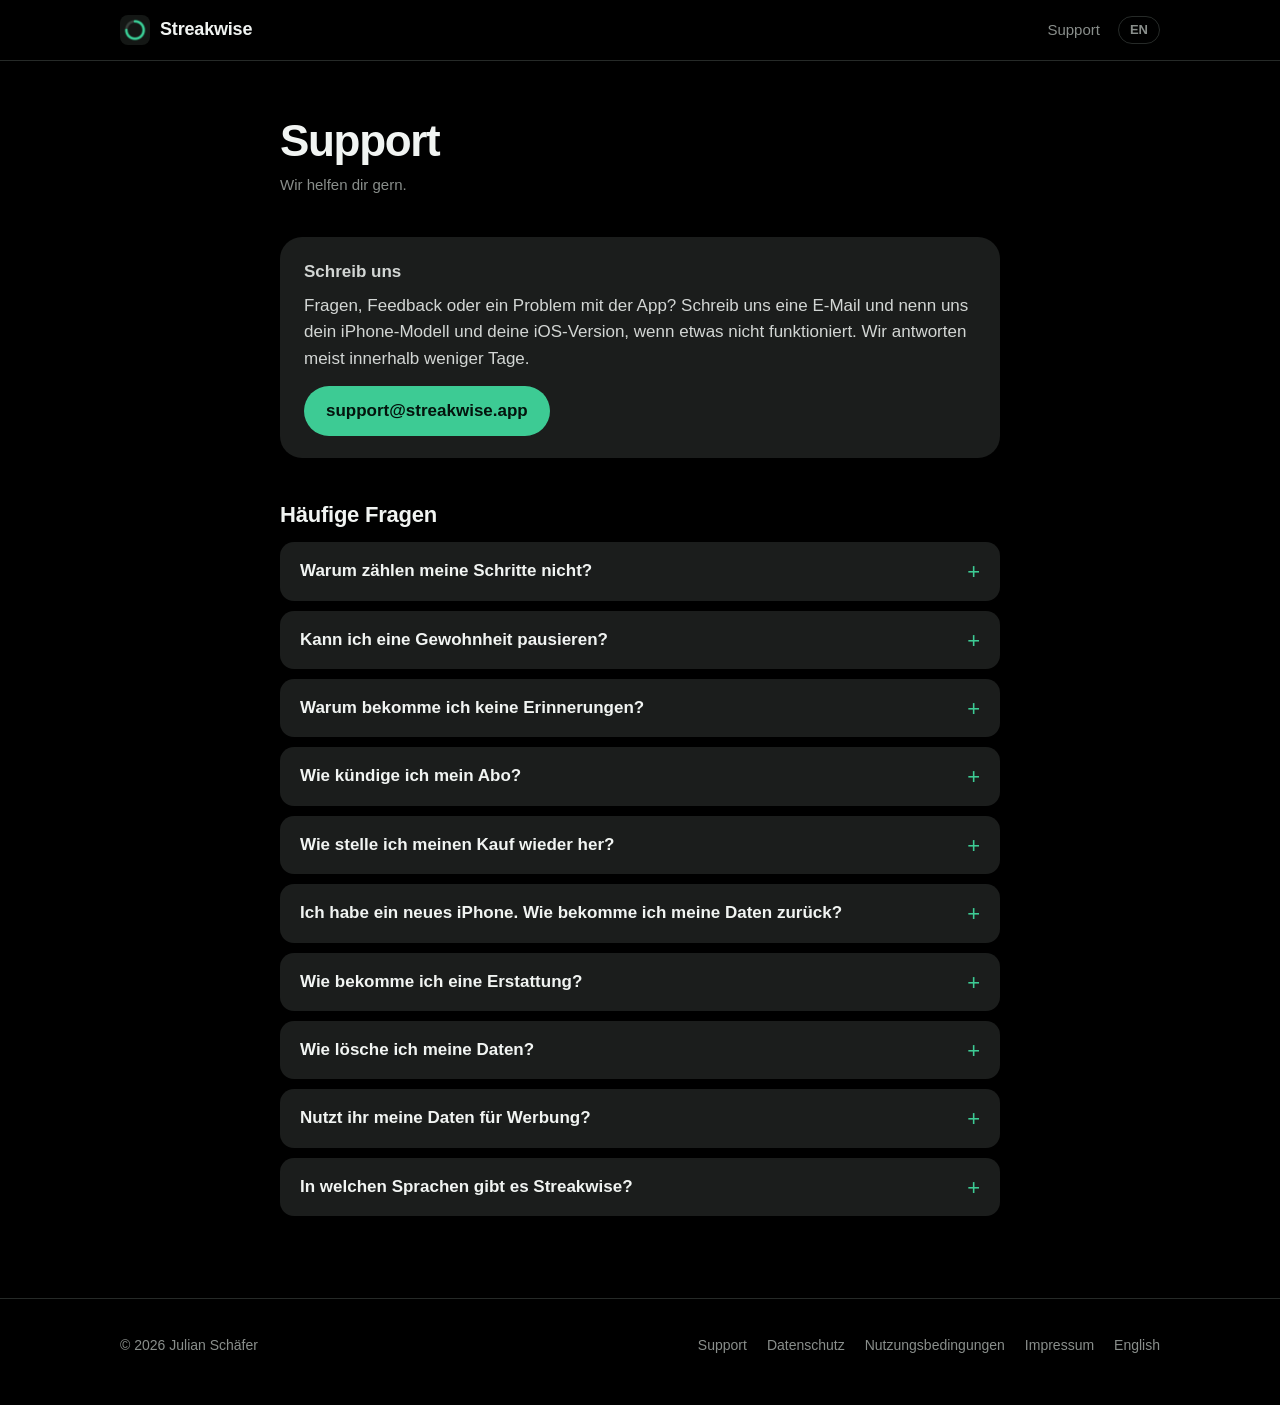
<file: de/support/index.html>
<!doctype html>
<html lang="de">
<head>
  <meta charset="utf-8">
  <meta name="viewport" content="width=device-width, initial-scale=1">
  <title>Support – Streakwise</title>
  <meta name="description" content="Hilfe und häufige Fragen zu Streakwise. Kontakt: support@streakwise.app">
  <meta name="theme-color" content="#000000">
  <link rel="canonical" href="https://streakwise.app/de/support/">
  <link rel="alternate" hreflang="en" href="https://streakwise.app/support/">
  <link rel="alternate" hreflang="de" href="https://streakwise.app/de/support/">
  <link rel="alternate" hreflang="x-default" href="https://streakwise.app/support/">
  <link rel="icon" type="image/png" href="/favicon.png">
  <link rel="apple-touch-icon" href="/apple-touch-icon.png">
  <link rel="stylesheet" href="/assets/style.css">
</head>
<body>
  <header class="site-header">
    <div class="wrap">
      <a class="brand" href="/de/"><img src="/assets/app-icon.png" alt="" width="30" height="30">Streakwise</a>
      <nav class="nav" aria-label="Hauptmenü">
        <a href="/de/support/">Support</a>
        <a class="lang" href="/support/" hreflang="en" lang="en">EN</a>
      </nav>
    </div>
  </header>

  <main class="page">
    <div class="wrap prose-wrap">
      <h1>Support</h1>
      <p class="meta">Wir helfen dir gern.</p>

      <div class="card">
        <p><strong>Schreib uns</strong></p>
        <p>Fragen, Feedback oder ein Problem mit der App? Schreib uns eine E-Mail und nenn uns dein iPhone-Modell und deine iOS-Version, wenn etwas nicht funktioniert. Wir antworten meist innerhalb weniger Tage.</p>
        <a class="button" href="mailto:support@streakwise.app?subject=Streakwise%20Support">support@streakwise.app</a>
      </div>

      <h2>Häufige Fragen</h2>

      <details>
        <summary>Warum zählen meine Schritte nicht?</summary>
        <div>
          <p>Prüfe in der App unter Einstellungen › Apple Health, ob Schritte und Distanz freigegeben sind. Prüfe außerdem in iOS unter Einstellungen › Health › Datenzugriff &amp; Geräte › Streakwise, ob das Lesen erlaubt ist.</p>
        </div>
      </details>

      <details>
        <summary>Kann ich eine Gewohnheit pausieren?</summary>
        <div>
          <p>Stell die Häufigkeit auf bestimmte Wochentage oder lösche die Gewohnheit. Dein Verlauf bleibt erhalten, vergangene Tage ändern sich nicht.</p>
        </div>
      </details>

      <details>
        <summary>Warum bekomme ich keine Erinnerungen?</summary>
        <div>
          <p>Prüfe in der App Einstellungen › Erinnerungen › Erinnerungen erlauben und die Uhrzeit der einzelnen Gewohnheiten. Außerdem müssen Mitteilungen für Streakwise in iOS unter Einstellungen › Mitteilungen erlaubt sein. An eine Gewohnheit, die du an dem Tag schon erledigt hast, erinnert die App nicht.</p>
        </div>
      </details>

      <details>
        <summary>Wie kündige ich mein Abo?</summary>
        <div>
          <p>In der App über Einstellungen › Abo verwalten (öffnet deine Abos im App Store) oder in iOS unter Einstellungen › dein Name › Abonnements. Kündige spätestens 24 Stunden vor Ende des laufenden Zeitraums. Das Abo läuft über deine Apple-ID, deshalb können wir es nicht für dich kündigen.</p>
        </div>
      </details>

      <details>
        <summary>Wie stelle ich meinen Kauf wieder her?</summary>
        <div>
          <p>Tippe im Abo-Angebot auf „Käufe wiederherstellen“. Achte darauf, dass du im App Store mit derselben Apple-ID angemeldet bist, mit der du das Abo gekauft hast.</p>
        </div>
      </details>

      <details>
        <summary>Ich habe ein neues iPhone. Wie bekomme ich meine Daten zurück?</summary>
        <div>
          <p>Deine Daten werden automatisch in deiner iCloud gesichert, wenn iCloud für Streakwise eingeschaltet ist (Einstellungen › Sicherung). Melde dich auf dem neuen iPhone mit derselben Apple-ID an und tippe auf der Begrüßung auf „Ich habe schon eine Sicherung“. Bist du schon eingerichtet, geht es über Einstellungen › Sicherung › Sicherung wiederherstellen. Werte aus Apple Health sind nicht in der Sicherung, die App liest sie erneut aus Apple Health.</p>
        </div>
      </details>

      <details>
        <summary>Wie bekomme ich eine Erstattung?</summary>
        <div>
          <p>Verkäufer ist Apple, deshalb laufen Erstattungen über Apple. Du kannst sie unter <a href="https://reportaproblem.apple.com" rel="noopener">reportaproblem.apple.com</a> beantragen.</p>
        </div>
      </details>

      <details>
        <summary>Wie lösche ich meine Daten?</summary>
        <div>
          <p>Streakwise hat kein Konto. Die Daten auf deinem iPhone entfernst du mit Einstellungen › App zurücksetzen oder indem du die App löschst. Die Sicherung in deiner iCloud löschst du in iOS unter Einstellungen › [dein Name] › iCloud › Account-Speicher verwalten › Streakwise. Das Löschen beendet nicht dein Abo.</p>
        </div>
      </details>

      <details>
        <summary>Nutzt ihr meine Daten für Werbung?</summary>
        <div>
          <p>Nein. Streakwise zeigt keine Werbung, verfolgt dich nicht über Apps hinweg und verkauft deine Daten nie. Details stehen in unserer <a href="/de/datenschutz/">Datenschutzerklärung</a>.</p>
        </div>
      </details>

      <details>
        <summary>In welchen Sprachen gibt es Streakwise?</summary>
        <div>
          <p>Auf Deutsch, Englisch, Spanisch, Französisch und Italienisch. Die App folgt der Sprache deines iPhones; du kannst sie in der App auch unter Einstellungen › Allgemein › Sprache ändern.</p>
        </div>
      </details>
    </div>
  </main>

  <footer class="site-footer">
    <div class="wrap">
      <span>© 2026 Julian Schäfer</span>
      <nav aria-label="Rechtliches">
        <a href="/de/support/">Support</a>
        <a href="/de/datenschutz/">Datenschutz</a>
        <a href="/de/nutzungsbedingungen/">Nutzungsbedingungen</a>
        <a href="/de/impressum/">Impressum</a>
        <a href="/support/" hreflang="en" lang="en">English</a>
      </nav>
    </div>
  </footer>
</body>
</html>
</file>
<file: assets/style.css>
/* Streakwise – Farben 1:1 aus lib/core/theme/app_colors.dart der App */
:root {
  --bg: #000000;
  --card: #1b1d1c;
  --card-2: #242726;
  --fg: #f1f4f2;
  --fg-2: rgba(228, 236, 231, 0.6);
  --sep: rgba(120, 132, 125, 0.32);
  --fill: rgba(120, 134, 126, 0.26);
  --accent: #3dcb94;
  --accent-soft: rgba(61, 203, 148, 0.16);
  --accent-ink: #04140d;
  --streak: #ff8a3d;
  --p0: #e5604f;
  --p1: #ee8b45;
  --p2: #e8b84e;
  --p3: #a6cf63;
  --p4: #3dcb94;
  --empty: rgba(140, 152, 146, 0.2);
  --radius: 22px;
  --radius-sm: 14px;
  --font: -apple-system, BlinkMacSystemFont, "SF Pro Text", "SF Pro Display",
    "Helvetica Neue", Helvetica, Arial, sans-serif;
  color-scheme: dark;
}

*,
*::before,
*::after { box-sizing: border-box; }

html { -webkit-text-size-adjust: 100%; }

body {
  margin: 0;
  background: var(--bg);
  color: var(--fg);
  font: 17px/1.55 var(--font);
  -webkit-font-smoothing: antialiased;
}

a { color: var(--accent); text-decoration: none; }
a:hover { text-decoration: underline; }

img { max-width: 100%; display: block; }

.wrap { width: 100%; max-width: 1080px; margin: 0 auto; padding: 0 20px; }
.prose-wrap { max-width: 760px; }

/* Kopf */
.site-header {
  position: sticky; top: 0; z-index: 10;
  background: rgba(0, 0, 0, 0.78);
  -webkit-backdrop-filter: saturate(160%) blur(18px);
  backdrop-filter: saturate(160%) blur(18px);
  border-bottom: 1px solid var(--sep);
}
.site-header .wrap { display: flex; align-items: center; justify-content: space-between; height: 60px; }
.brand { display: flex; align-items: center; gap: 10px; color: var(--fg); font-weight: 700; font-size: 18px; letter-spacing: -0.01em; }
.brand:hover { text-decoration: none; }
.brand img { width: 30px; height: 30px; border-radius: 8px; }
.nav { display: flex; align-items: center; gap: 18px; font-size: 15px; }
.nav a { color: var(--fg-2); }
.nav a:hover { color: var(--fg); text-decoration: none; }
.lang { border: 1px solid var(--sep); border-radius: 999px; padding: 3px 11px; font-weight: 600; font-size: 13px; }

/* Hero */
.hero { padding: 72px 0 56px; display: grid; gap: 48px; align-items: center; grid-template-columns: minmax(0, 1.1fr) minmax(0, 0.9fr); }
.eyebrow { color: var(--accent); font-weight: 600; font-size: 15px; letter-spacing: 0.02em; margin: 0 0 14px; }
.hero h1 { font-size: clamp(40px, 6vw, 64px); line-height: 1.04; letter-spacing: -0.035em; margin: 0 0 20px; font-weight: 800; }
.hero h1 span { color: var(--fg-2); }
.lead { font-size: 20px; color: var(--fg-2); margin: 0 0 32px; max-width: 30em; }

.store-badge {
  display: inline-flex; align-items: center; gap: 12px;
  background: var(--fg); color: #000; border-radius: 14px;
  padding: 11px 22px 11px 18px; font-weight: 600;
}
.store-badge:hover { text-decoration: none; opacity: 0.9; }
.store-badge svg { width: 26px; height: 26px; }
.store-badge small { display: block; font-size: 11px; font-weight: 500; line-height: 1.2; }
.store-badge strong { display: block; font-size: 19px; line-height: 1.15; letter-spacing: -0.01em; }
.store-badge[aria-disabled="true"] { cursor: default; }
.hint { color: var(--fg-2); font-size: 14px; margin: 14px 0 0; }

/* Vorschau von „Heute“ */
.preview {
  background: var(--card); border-radius: 34px; padding: 22px;
  border: 1px solid rgba(255, 255, 255, 0.06);
  box-shadow: 0 30px 80px rgba(61, 203, 148, 0.12);
  max-width: 380px; width: 100%; justify-self: center;
}
.week { display: grid; grid-template-columns: repeat(7, 1fr); gap: 6px; text-align: center; margin-bottom: 20px; }
.week span { display: block; font-size: 12px; color: var(--fg-2); margin-bottom: 6px; }
.week svg { width: 100%; max-width: 36px; margin: 0 auto; display: block; }
.week .today span { color: var(--fg); font-weight: 700; }
.day-ring { display: grid; place-items: center; position: relative; margin: 8px 0 22px; }
.day-ring svg { width: 170px; height: 170px; }
.day-ring .value { position: absolute; text-align: center; }
.day-ring .value strong { display: block; font-size: 40px; letter-spacing: -0.03em; line-height: 1; }
.day-ring .value span { font-size: 13px; color: var(--fg-2); }
.habit { display: flex; align-items: center; gap: 12px; background: var(--card-2); border-radius: var(--radius-sm); padding: 11px 12px; margin-top: 8px; }
.habit .tile { width: 36px; height: 36px; border-radius: 10px; background: var(--fill); display: grid; place-items: center; flex: none; }
.habit .tile svg { width: 20px; height: 20px; fill: #fff; }
.habit .text { flex: 1; min-width: 0; }
.habit .text strong { display: block; font-size: 15px; font-weight: 600; }
.habit .text span { font-size: 13px; color: var(--fg-2); }
.flame { display: inline-flex; align-items: center; gap: 2px; color: var(--streak); font-size: 13px; font-weight: 600; }
.flame svg { width: 13px; height: 13px; fill: currentColor; }
.flame.open { color: var(--fg-2); }
.check { width: 30px; height: 30px; border-radius: 50%; flex: none; display: grid; place-items: center; }
.check.done { background: var(--accent); }
.check.done svg { width: 16px; height: 16px; stroke: var(--accent-ink); }
.check.todo { border: 2px solid var(--sep); }

/* Abschnitte */
.section { padding: 64px 0; border-top: 1px solid var(--sep); }
.section h2 { font-size: clamp(28px, 4vw, 40px); letter-spacing: -0.025em; line-height: 1.1; margin: 0 0 12px; }
.section > .wrap > p { color: var(--fg-2); max-width: 36em; margin: 0 0 36px; font-size: 19px; }
.grid { display: grid; grid-template-columns: repeat(3, minmax(0, 1fr)); gap: 14px; }
.feature { background: var(--card); border-radius: var(--radius); padding: 24px; }
.feature .icon { width: 42px; height: 42px; border-radius: 12px; background: var(--accent-soft); display: grid; place-items: center; margin-bottom: 16px; }
.feature .icon svg { width: 22px; height: 22px; stroke: var(--accent); fill: none; stroke-width: 2; stroke-linecap: round; stroke-linejoin: round; }
.feature h3 { margin: 0 0 6px; font-size: 19px; letter-spacing: -0.01em; }
.feature p { margin: 0; color: var(--fg-2); font-size: 16px; }

.stages { display: flex; gap: 6px; margin-top: 18px; }
.stages i { flex: 1; height: 8px; border-radius: 4px; }

.cta { text-align: center; }
.cta .wrap > p { margin-left: auto; margin-right: auto; }

/* Rechtstexte und Support */
.page { padding: 56px 0 72px; }
.page h1 { font-size: clamp(32px, 5vw, 44px); letter-spacing: -0.03em; line-height: 1.1; margin: 0 0 8px; }
.page .meta { color: var(--fg-2); font-size: 15px; margin: 0 0 40px; }
.page h2 { font-size: 22px; letter-spacing: -0.01em; margin: 40px 0 10px; }
.page h3 { font-size: 18px; margin: 26px 0 8px; }
.page p, .page li { color: rgba(241, 244, 242, 0.86); }
.page ul { padding-left: 1.2em; }
.page li { margin: 4px 0; }
.page address { font-style: normal; }
.page table { width: 100%; border-collapse: collapse; font-size: 15px; margin: 12px 0; }
.page th, .page td { text-align: left; vertical-align: top; padding: 10px 12px 10px 0; border-bottom: 1px solid var(--sep); }
.page th { color: var(--fg-2); font-weight: 600; }
.table-scroll { overflow-x: auto; }
.card { background: var(--card); border-radius: var(--radius); padding: 22px 24px; margin: 18px 0; }
.card p { margin: 0; }
.card p + p { margin-top: 8px; }
.button {
  display: inline-block; background: var(--accent); color: var(--accent-ink);
  border-radius: 999px; padding: 12px 22px; font-weight: 700; margin-top: 14px;
}
.button:hover { text-decoration: none; opacity: 0.9; }

details { background: var(--card); border-radius: var(--radius-sm); margin: 10px 0; }
summary { cursor: pointer; padding: 16px 20px; font-weight: 600; list-style: none; position: relative; padding-right: 48px; }
summary::-webkit-details-marker { display: none; }
summary::after { content: "+"; position: absolute; right: 20px; top: 13px; color: var(--accent); font-size: 22px; font-weight: 400; }
details[open] summary::after { content: "–"; }
details > div { padding: 0 20px 16px; color: var(--fg-2); }
details > div p { margin: 0 0 8px; color: var(--fg-2); }

/* Fuß */
.site-footer { border-top: 1px solid var(--sep); padding: 36px 0 48px; color: var(--fg-2); font-size: 14px; }
.site-footer .wrap { display: flex; flex-wrap: wrap; gap: 14px 28px; justify-content: space-between; }
.site-footer nav { display: flex; flex-wrap: wrap; gap: 8px 20px; }
.site-footer a { color: var(--fg-2); }
.site-footer a:hover { color: var(--fg); }

@media (max-width: 860px) {
  .hero { grid-template-columns: minmax(0, 1fr); padding: 44px 0 40px; gap: 40px; }
  .grid { grid-template-columns: repeat(2, minmax(0, 1fr)); }
}
@media (max-width: 560px) {
  body { font-size: 16px; }
  .wrap { padding-left: 16px; padding-right: 16px; }
  .nav .hide-sm { display: none; }
  .grid { grid-template-columns: minmax(0, 1fr); }
  .lead { font-size: 18px; }
  .section { padding: 48px 0; }
}
</file>
